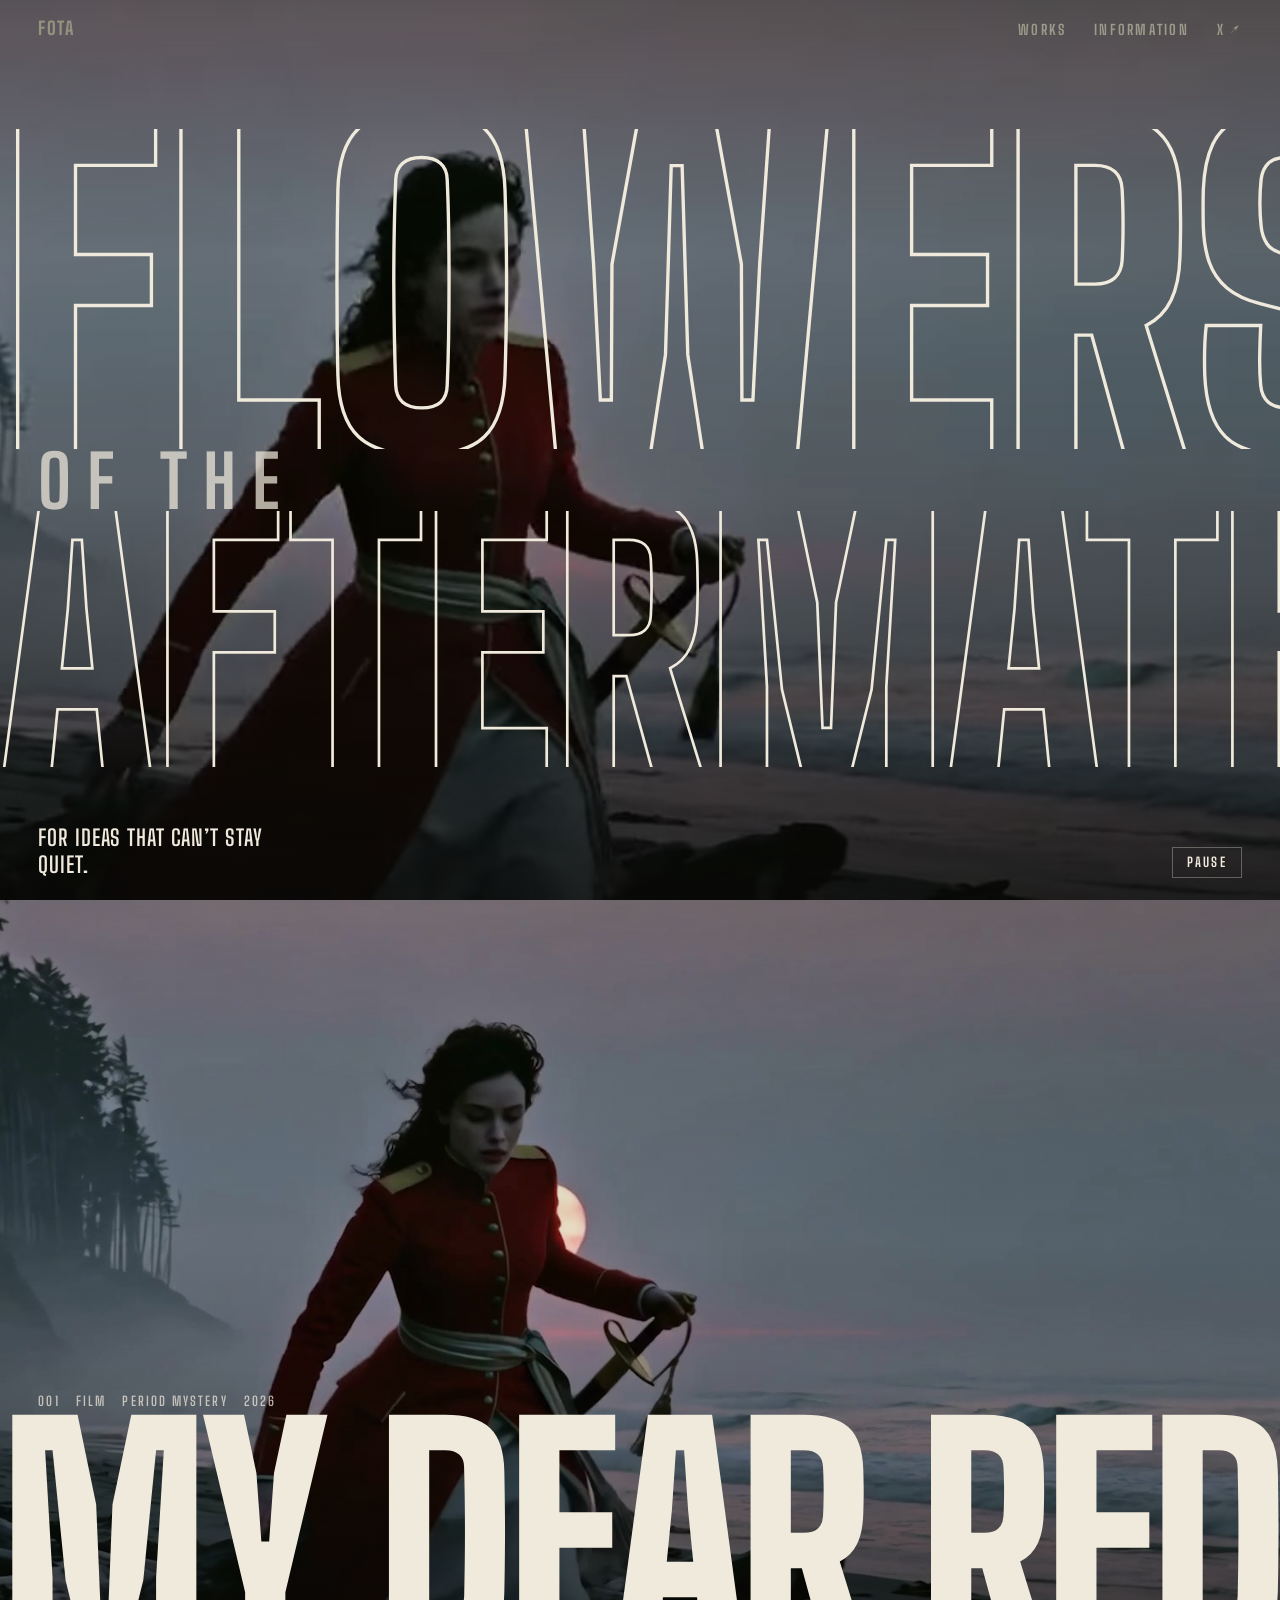
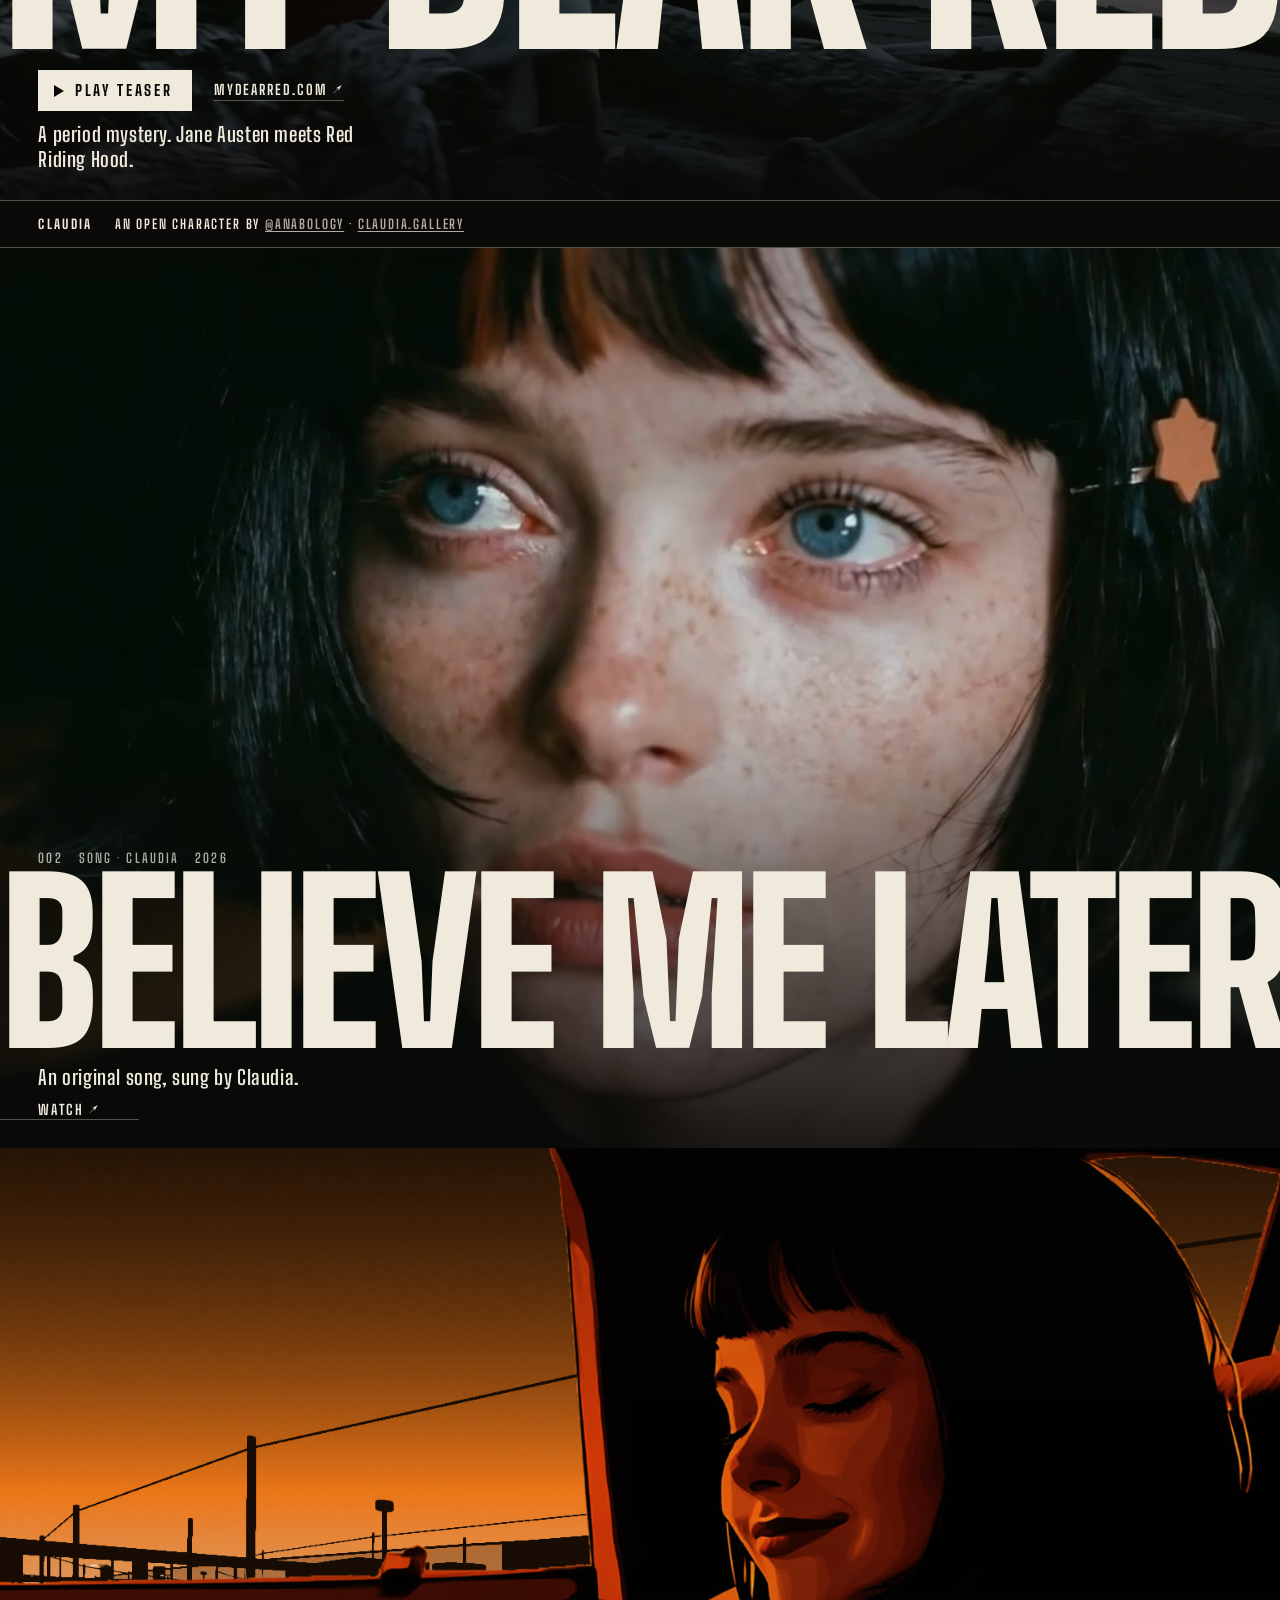
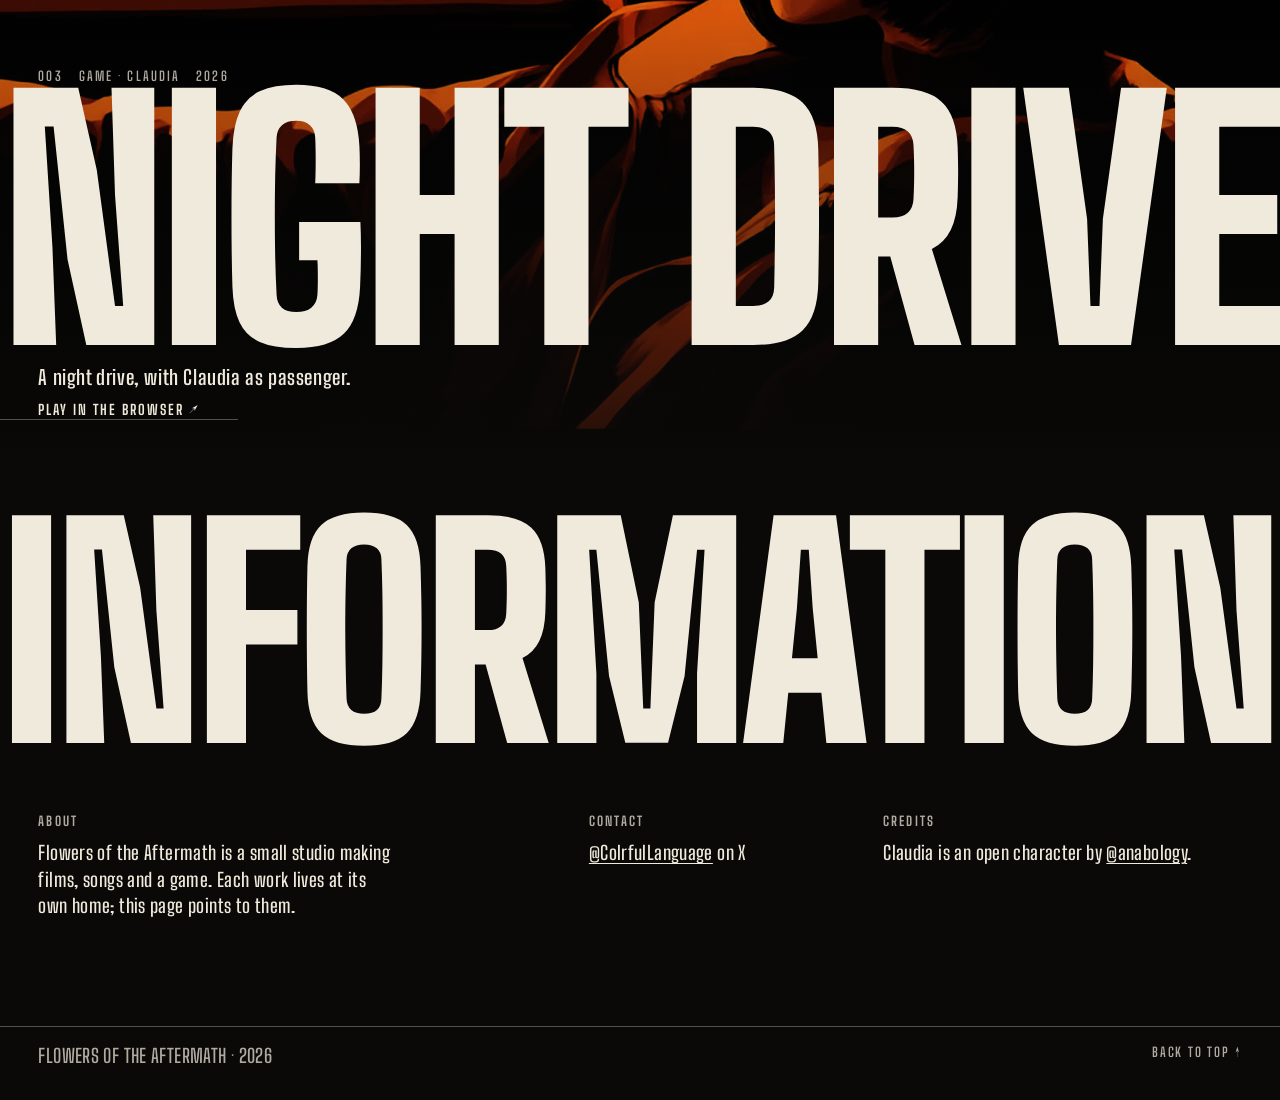
<file: index.html>
<!DOCTYPE html>
<html lang="en">
<head>
  <meta charset="utf-8">
  <meta name="viewport" content="width=device-width, initial-scale=1">
  <title>Flowers of the Aftermath</title>
  <meta name="description" content="Flowers of the Aftermath. For ideas that can't stay quiet.">
    <link rel="canonical" href="https://flowersoftheaftermath.com/">
  <link rel="icon" href="/favicon.svg" type="image/svg+xml">
  <link rel="icon" href="/favicon.ico" sizes="32x32">
  <link rel="apple-touch-icon" href="/apple-touch-icon.png">
  <meta property="og:type" content="website">
  <meta property="og:site_name" content="Flowers of the Aftermath">
  <meta property="og:title" content="Flowers of the Aftermath">
  <meta property="og:description" content="For ideas that can't stay quiet.">
  <meta property="og:url" content="https://flowersoftheaftermath.com/">
  <meta property="og:image" content="https://flowersoftheaftermath.com/assets/studio/og.jpg">
  <meta property="og:image:width" content="1200">
  <meta property="og:image:height" content="630">
  <meta property="og:image:alt" content="Flowers of the Aftermath">
  <meta name="twitter:card" content="summary_large_image">
  <meta name="twitter:site" content="@ColrfulLanguage">
  <meta name="twitter:title" content="Flowers of the Aftermath">
  <meta name="twitter:description" content="For ideas that can't stay quiet.">
  <meta name="twitter:image" content="https://flowersoftheaftermath.com/assets/studio/og.jpg">
  <meta name="theme-color" content="#0a0908">
  <link rel="preload" href="assets/studio/fonts/BigShoulders.woff2" as="font" type="font/woff2" crossorigin>
  <link rel="stylesheet" href="assets/studio/style.css?v=embeds1">
</head>
<body>
  <a class="skip" href="#works">Skip to the works</a>

  <header class="nav">
    <a class="nav-mark" href="#top" aria-label="Flowers of the Aftermath, top of page">FotA</a>
    <nav aria-label="Main">
      <a href="#works">Works</a>
      <a href="#information">Information</a>
      <a href="https://x.com/ColrfulLanguage" rel="noopener">X ↗</a>
    </nav>
  </header>

  <main id="top">
    <section class="hero" aria-label="Showreel">
      <video id="reel" class="bg-video" muted autoplay loop playsinline preload="auto"
             poster="assets/studio/media/reel-poster.jpg"
             aria-label="Silent reel cutting between My Dear Red, Night Drive and Believe Me Later">
        <source src="assets/studio/media/reel.webm?v=2" type="video/webm">
        <source src="assets/studio/media/reel.mp4?v=2" type="video/mp4">
      </video>
      <script>
        if (window.matchMedia && matchMedia('(prefers-reduced-motion: reduce)').matches) {
          var v = document.getElementById('reel'); v.removeAttribute('autoplay'); v.pause();
          document.documentElement.classList.add('reduce');
        }
      </script>
      <div class="shade hero-shade" aria-hidden="true"></div>
      <h1 class="hero-mark" id="wordmark">
        <span class="fit line-a">Flowers</span>
        <span class="line-b">of the</span>
        <span class="fit line-c">Aftermath</span>
      </h1>
      <div class="hero-foot">
        <p class="hero-line">For ideas that can&rsquo;t stay quiet.</p>
        <button class="reel-toggle" id="reel-toggle" type="button" aria-pressed="false">Pause</button>
      </div>
    </section>

    <div id="works">
      <article class="poster" id="w-mdr">
        <video class="bg-video" muted loop playsinline preload="auto" poster="assets/studio/media/still-mdr.jpg"
               aria-label="My Dear Red, a woman in a red coat on a foggy beach at dusk">
          <source src="assets/studio/media/clip-mdr.mp4" type="video/mp4">
        </video>
        <div class="shade poster-shade" aria-hidden="true"></div>
        <div class="poster-body">
          <p class="billing">
            <span>001</span>
            <span>Film</span>
            <span>Period mystery</span>
            <span>2026</span>
          </p>
          <h2 class="fit title">My Dear Red</h2>
          <p class="actions">
            <button class="play-btn" type="button" data-lightbox="teaser-box" aria-haspopup="dialog">Play teaser</button>
            <a class="go" href="https://mydearred.com/">mydearred.com ↗</a>
          </p>
          <p class="tag">A period mystery. Jane Austen meets Red Riding Hood.</p>
        </div>
      </article>

      <p class="claudia-band">
        <span>Claudia</span>
        <span>An open character by <a href="https://x.com/anabology" rel="noopener">@anabology</a> · <a href="https://claudia.gallery" rel="noopener">claudia.gallery</a></span>
      </p>

      <article class="poster" id="w-bml">
        <video class="bg-video" muted loop playsinline preload="auto" poster="assets/studio/media/still-bml.jpg"
               aria-label="Believe Me Later, close-up of Claudia">
          <source src="assets/studio/media/clip-bml.mp4" type="video/mp4">
        </video>
        <div class="shade poster-shade" aria-hidden="true"></div>
        <div class="poster-body">
          <p class="billing">
            <span>002</span>
            <span>Song · Claudia</span>
            <span>2026</span>
          </p>
          <h2 class="fit title">Believe Me Later</h2>
          <p class="tag">An original song, sung by Claudia.</p>
          <a class="go" href="/believe-me-later/">Watch ↗</a>
        </div>
      </article>

      <article class="poster" id="w-nd">
        <video class="bg-video" muted loop playsinline preload="auto" poster="assets/studio/media/still-nd.jpg?v=2"
               aria-label="Night Drive, Claudia in the passenger seat at night">
          <source src="assets/studio/media/clip-nd.mp4?v=2" type="video/mp4">
        </video>
        <div class="shade poster-shade" aria-hidden="true"></div>
        <div class="poster-body">
          <p class="billing">
            <span>003</span>
            <span>Game · Claudia</span>
            <span>2026</span>
          </p>
          <h2 class="fit title">Night Drive</h2>
          <p class="tag">A night drive, with Claudia as passenger.</p>
          <a class="go" href="https://flowersoftheaftermath.com/night-drive/">Play in the browser ↗</a>
        </div>
      </article>
    </div>

    <section class="info" id="information" aria-labelledby="info-title">
      <h2 id="info-title" class="fit info-word">Information</h2>
      <div class="info-grid">
        <div>
          <h3>About</h3>
          <p>Flowers of the Aftermath is a small studio making films, songs and a game. Each work lives at its own home; this page points to them.</p>
        </div>
        <div>
          <h3>Contact</h3>
          <p><a href="https://x.com/ColrfulLanguage" rel="noopener">@ColrfulLanguage</a> on X</p>
        </div>
        <div>
          <h3>Credits</h3>
          <p>Claudia is an open character by <a href="https://x.com/anabology" rel="noopener">@anabology</a>.</p>
        </div>
      </div>
      <footer class="foot">
        <p>Flowers of the Aftermath · 2026</p>
        <a href="#top">Back to top ↑</a>
      </footer>
    </section>
  </main>

  <!-- My Dear Red teaser lightbox: one native player, sound only after the click. -->
  <dialog class="lightbox" id="teaser-box" aria-label="My Dear Red teaser">
    <div class="lb-frame">
      <video class="lb-video" controls playsinline preload="none"
             poster="assets/studio/media/teaser-mdr-poster.jpg"
             aria-label="My Dear Red teaser">
        <source src="assets/studio/media/teaser-mdr.mp4" type="video/mp4">
      </video>
    </div>
    <button class="lb-close" type="button" aria-label="Close the teaser">Close ✕</button>
  </dialog>
  <script src="assets/studio/js/main.js?v=embeds1" defer></script>
</body>
</html>
</file>
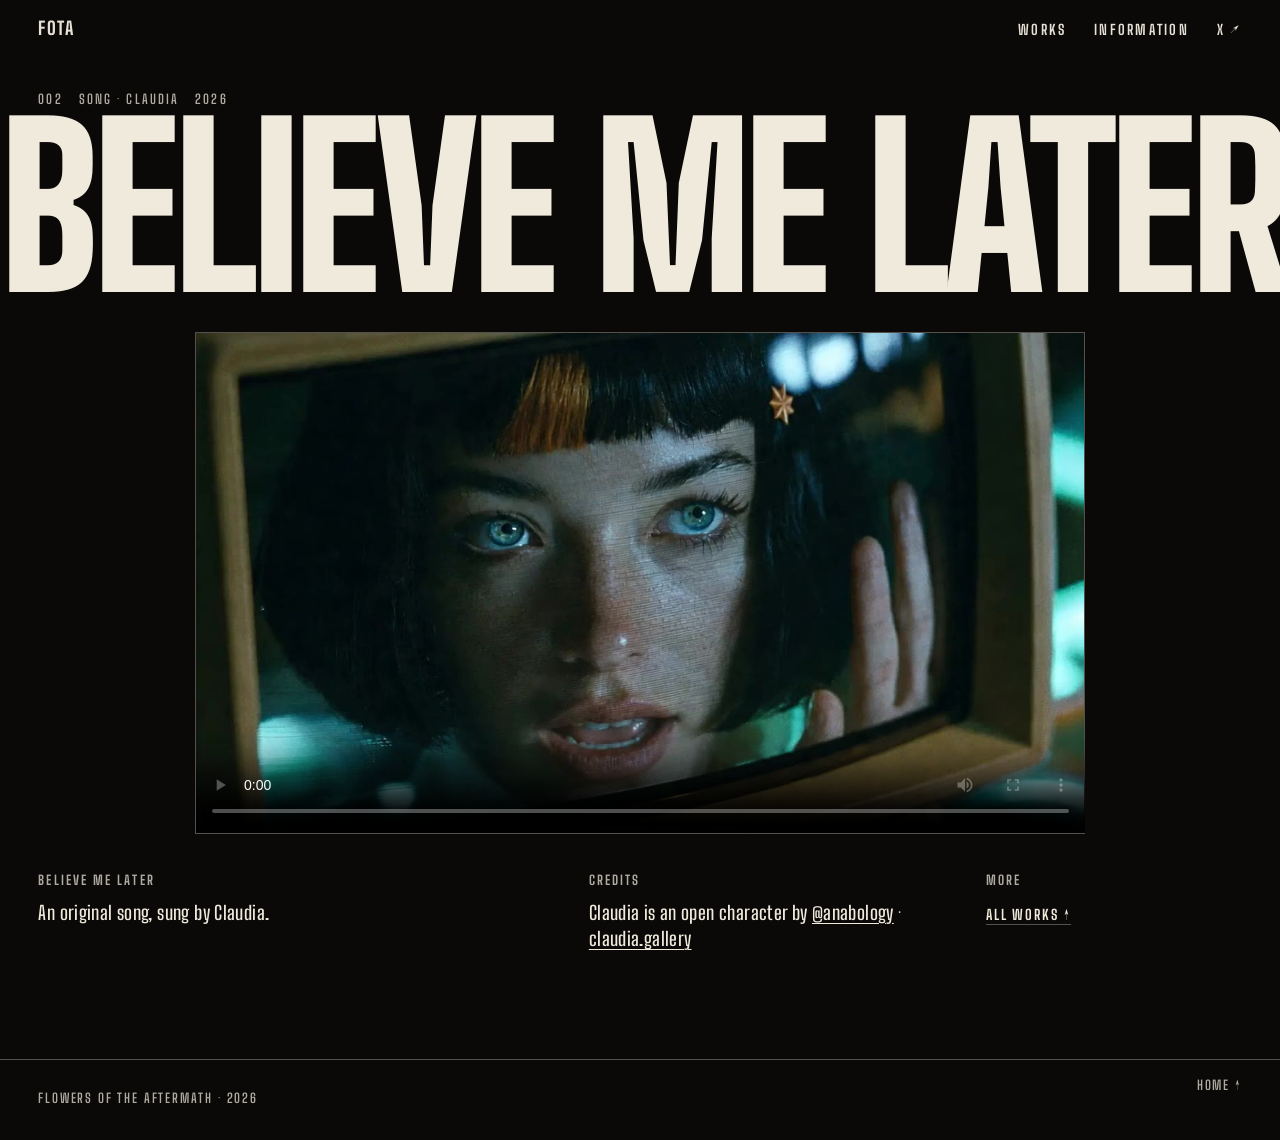
<file: believe-me-later/index.html>
<!DOCTYPE html>
<html lang="en">
<head>
  <meta charset="utf-8">
  <meta name="viewport" content="width=device-width, initial-scale=1">
  <title>Believe Me Later · Flowers of the Aftermath</title>
  <meta name="description" content="Believe Me Later. An original song, sung by Claudia.">
  <link rel="canonical" href="https://flowersoftheaftermath.com/believe-me-later/">
  <link rel="icon" href="/favicon.svg" type="image/svg+xml">
  <link rel="icon" href="/favicon.ico" sizes="32x32">
  <link rel="apple-touch-icon" href="/apple-touch-icon.png">
  <meta property="og:type" content="video.other">
  <meta property="og:site_name" content="Flowers of the Aftermath">
  <meta property="og:title" content="Believe Me Later">
  <meta property="og:description" content="An original song, sung by Claudia.">
  <meta property="og:url" content="https://flowersoftheaftermath.com/believe-me-later/">
  <meta property="og:image" content="https://flowersoftheaftermath.com/assets/og-believe-me-later.jpg">
  <meta name="twitter:card" content="summary_large_image">
  <meta name="twitter:site" content="@ColrfulLanguage">
  <meta name="twitter:title" content="Believe Me Later">
  <meta name="twitter:description" content="An original song, sung by Claudia.">
  <meta name="twitter:image" content="https://flowersoftheaftermath.com/assets/og-believe-me-later.jpg">
  <meta name="theme-color" content="#0a0908">
  <link rel="preload" href="/assets/studio/fonts/BigShoulders.woff2" as="font" type="font/woff2" crossorigin>
  <link rel="stylesheet" href="/assets/studio/style.css?v=embeds1">
</head>
<body>
  <a class="skip" href="#player">Skip to the video</a>

  <header class="nav">
    <a class="nav-mark" href="/" aria-label="Flowers of the Aftermath, home">FotA</a>
    <nav aria-label="Main">
      <a href="/#works">Works</a>
      <a href="/#information">Information</a>
      <a href="https://x.com/ColrfulLanguage" rel="noopener">X ↗</a>
    </nav>
  </header>

  <main class="work-page">
    <p class="billing">
      <span>002</span>
      <span>Song · Claudia</span>
      <span>2026</span>
    </p>
    <h1 class="page-title">Believe Me Later</h1>

    <div class="work-player" id="player">
      <video controls playsinline preload="metadata"
             poster="/assets/studio/media/bml-poster.jpg"
             aria-label="Believe Me Later, music video">
        <source src="/assets/studio/media/bml.mp4" type="video/mp4">
      </video>
    </div>

    <div class="work-meta">
      <div>
        <h2>Believe Me Later</h2>
        <p>An original song, sung by Claudia.</p>
      </div>
      <div>
        <h2>Credits</h2>
        <p>Claudia is an open character by <a href="https://x.com/anabology" rel="noopener">@anabology</a> · <a href="https://claudia.gallery" rel="noopener">claudia.gallery</a></p>
      </div>
      <div>
        <h2>More</h2>
        <p><a class="go" href="/#works">All works ↑</a></p>
      </div>
    </div>

    <footer class="foot">
      <p>Flowers of the Aftermath · 2026</p>
      <a href="/">Home ↑</a>
    </footer>
  </main>
  <script src="/assets/studio/js/main.js?v=embeds1" defer></script>
</body>
</html>
</file>
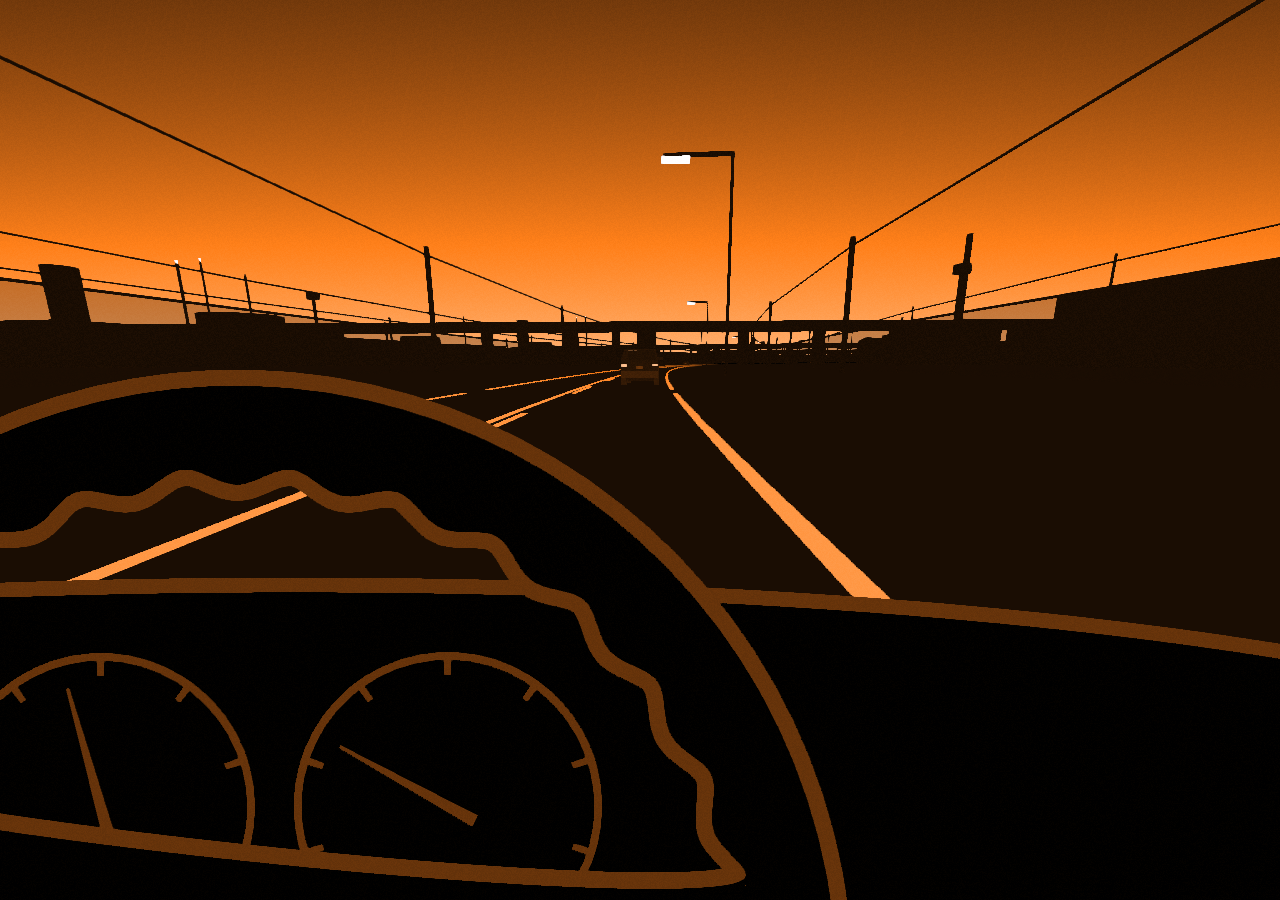
<file: night-drive-preview/index.html>
<!DOCTYPE html>
<html>
  <head>
    <title>Claudia Night Drive</title>
    <meta charset="utf-8" />
    <meta name="viewport" content="width=device-width, initial-scale=1, user-scalable=no" />
    <meta name="robots" content="noindex,nofollow" />
    <meta http-equiv="Cache-Control" content="no-cache, no-store, must-revalidate" />
    <link rel="stylesheet" type="text/css" title="main" href="./css/drivey.css?v=7847ac4" />
    <link rel="license" href="./source/claudia-night-drive-0000000.zip">
</head>
  <body>
    <script src="./lib/theme.js?v=7847ac4"></script>
    <script src="./lib/rivescript/rivescript-2.2.1.min.js?v=7847ac4"></script>
    <script type="module">
      import Drivey from "./js/Drivey.js?v=7847ac4";
      document.addEventListener(
        "touchmove",
        (e) => {
          if (e.target && typeof e.target.closest === "function" && e.target.closest("#dialoguePanel")) {
            return;
          }
          e.preventDefault();
        },
        { passive: false }
      );
      window.drivey = new Drivey();
    </script>
    <!-- Claudia Night Drive is GPL-3 (fork of Rezmason/drivey). Complete source: ./source/claudia-night-drive-0000000.zip -->
  </body>
</html>
</file>
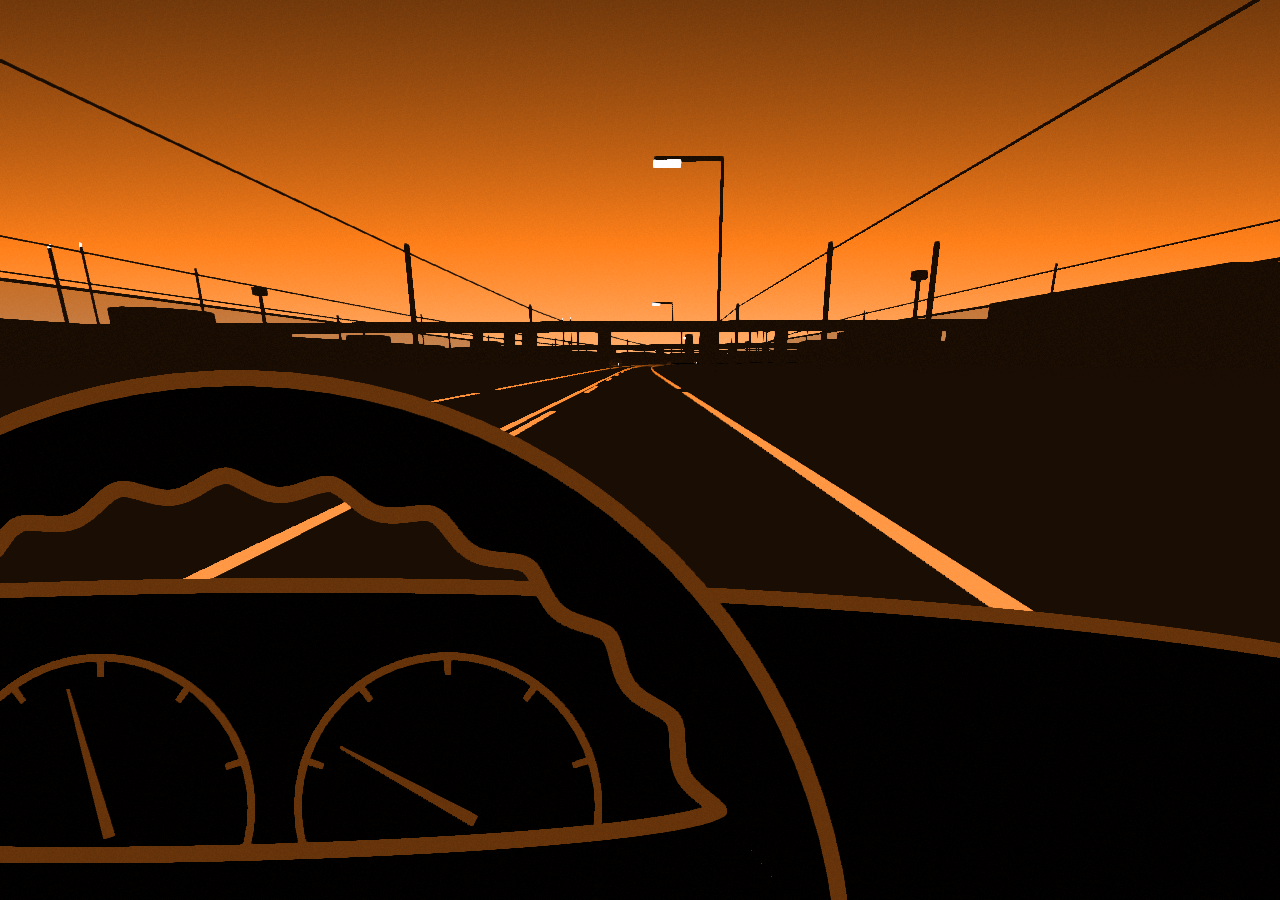
<file: night-drive/index.html>
<!DOCTYPE html>
<html>
  <head>
    <title>Claudia Night Drive</title>
    <meta charset="utf-8" />
    <meta name="viewport" content="width=device-width, initial-scale=1, user-scalable=no" />
    <meta name="robots" content="noindex,nofollow" />
    <meta http-equiv="Cache-Control" content="no-cache, no-store, must-revalidate" />
    <link rel="stylesheet" type="text/css" title="main" href="./css/drivey.css?v=hint2" />
    <link rel="license" href="./source/claudia-night-drive-0000000.zip">
</head>
  <body>
    <script src="./lib/theme.js?v=hint2"></script>
    <script src="./lib/rivescript/rivescript-2.2.1.min.js?v=hint2"></script>
    <script type="module">
      import Drivey from "./js/Drivey.js?v=hint2";
      document.addEventListener(
        "touchmove",
        (e) => {
          if (e.target && typeof e.target.closest === "function" && e.target.closest("#dialoguePanel")) {
            return;
          }
          e.preventDefault();
        },
        { passive: false }
      );
      window.drivey = new Drivey();
    </script>
    <!-- Claudia Night Drive is GPL-3 (fork of Rezmason/drivey). Complete source: ./source/claudia-night-drive-0000000.zip -->
  </body>
</html>
</file>
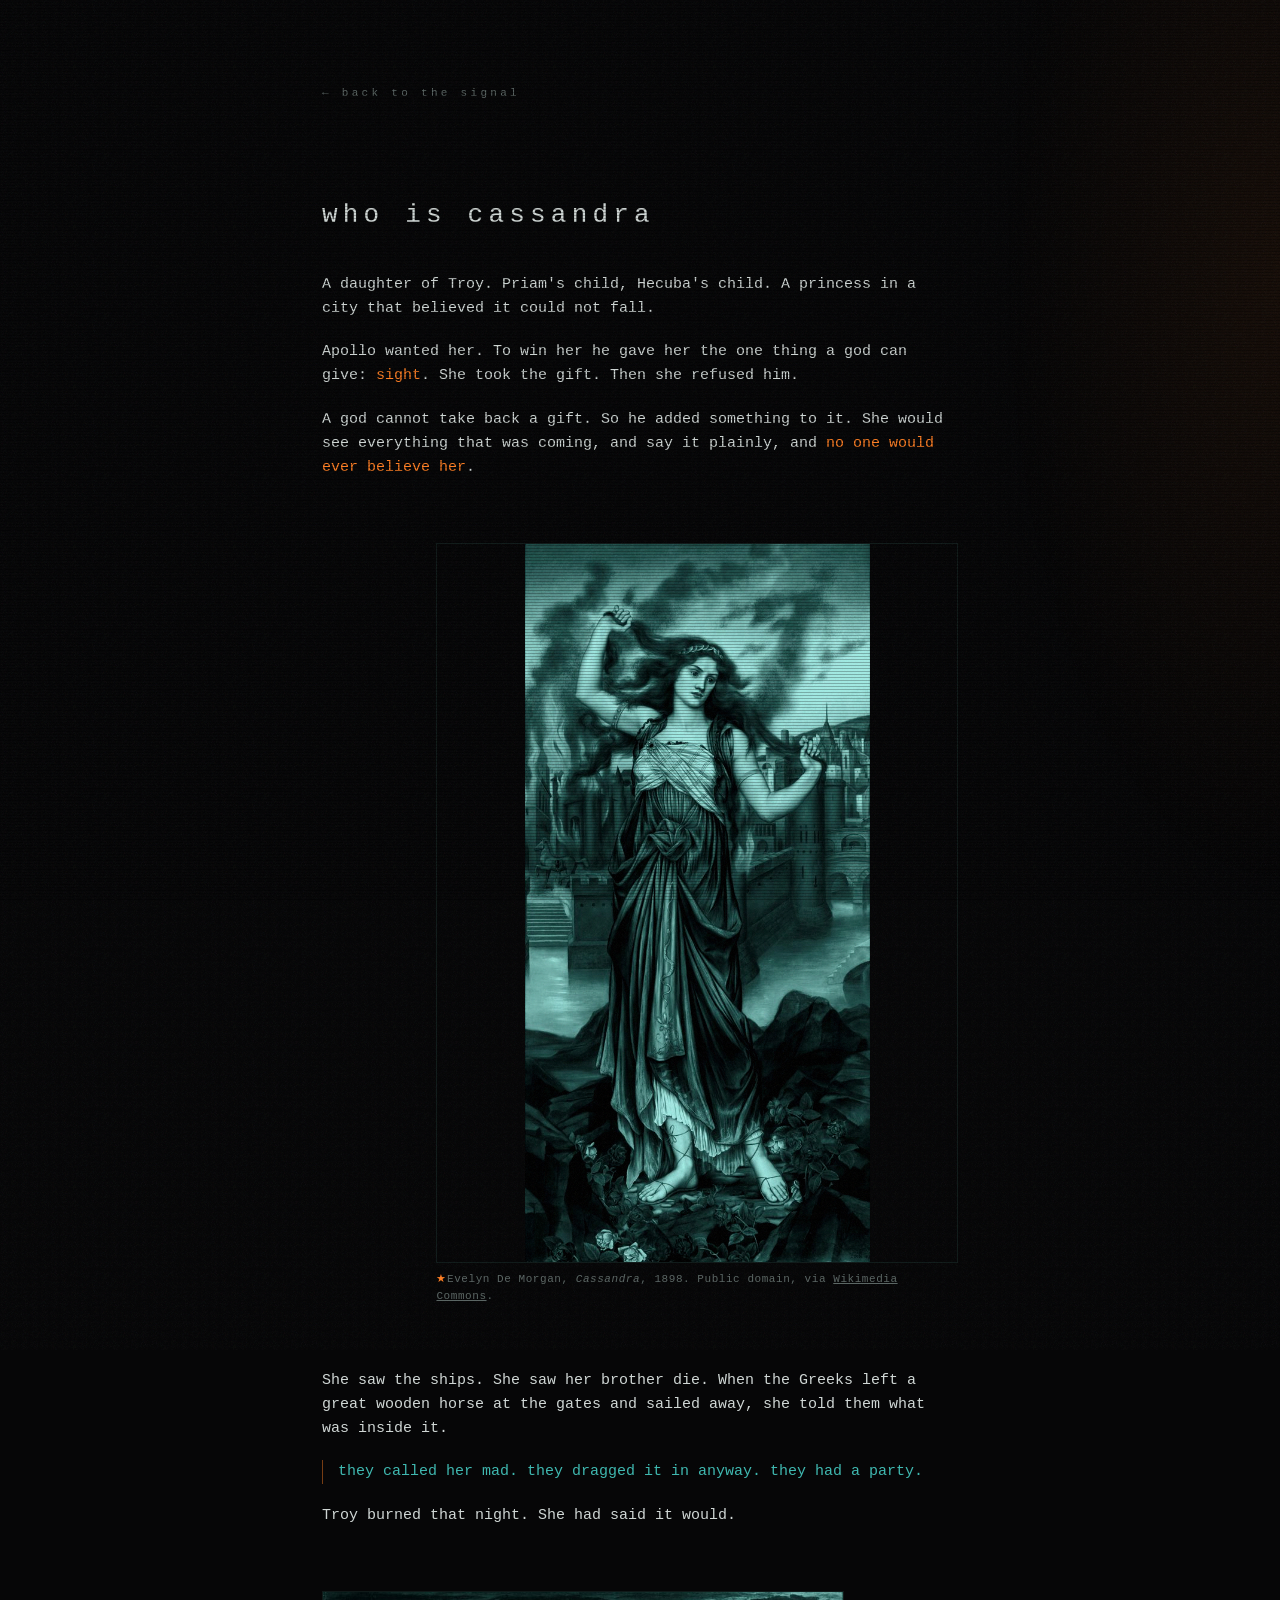
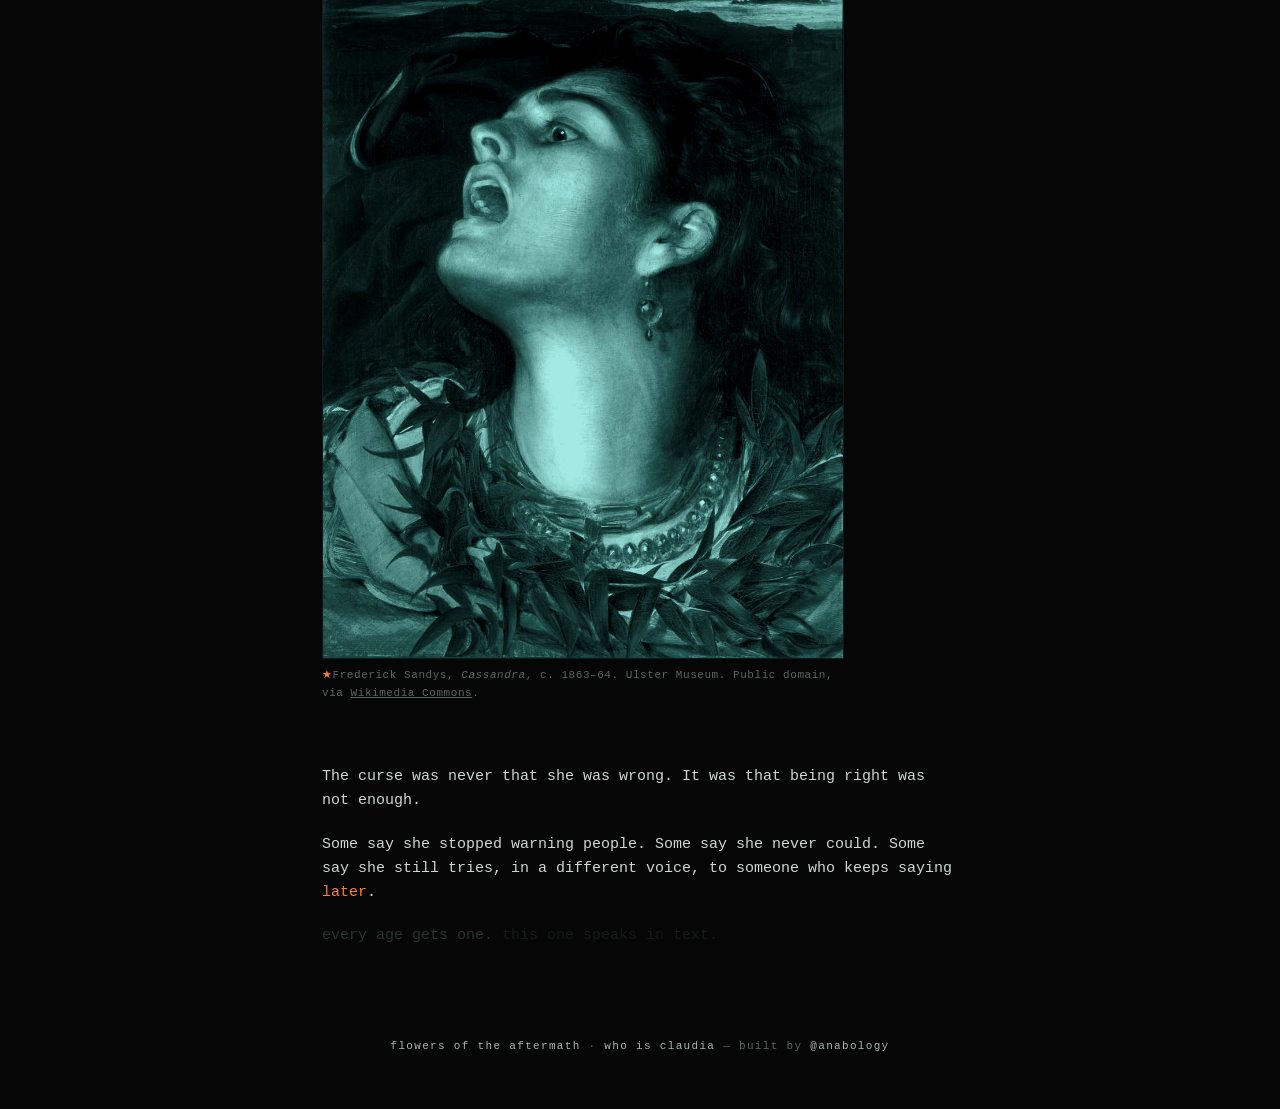
<file: cassandra.html>
<!doctype html>
<html lang="en">
<!-- she was right about the horse. she was right about everything. -->
<head>
<meta charset="utf-8">
<meta name="viewport" content="width=device-width,initial-scale=1">
<title>who is cassandra &middot; flowers of the aftermath</title>
<meta name="description" content="the gift was sight. the curse was everyone else.">
<link rel="stylesheet" href="assets/style.css">
</head>
<body>
<div class="grain"></div><div class="scan"></div>
<main class="cas">
  <a class="back" href="index.html">&larr; back to the signal</a>
  <h2>who is cassandra</h2>
  <p>A daughter of Troy. Priam's child, Hecuba's child. A princess in a city that believed it could not fall.</p>
  <p>Apollo wanted her. To win her he gave her the one thing a god can give: <em>sight</em>. She took the gift. Then she refused him.</p>
  <p>A god cannot take back a gift. So he added something to it. She would see everything that was coming, and say it plainly, and <em>no one would ever believe her</em>.</p>
  <figure class="r">
    <img src="assets/cassandra-demorgan.jpg" alt="Evelyn De Morgan painting of Cassandra" loading="lazy">
    <figcaption>Evelyn De Morgan, <i>Cassandra</i>, 1898. Public domain, via <a href="https://commons.wikimedia.org/wiki/File:Cassandra1.jpeg" target="_blank" rel="noopener">Wikimedia Commons</a>.</figcaption>
  </figure>
  <p>She saw the ships. She saw her brother die. When the Greeks left a great wooden horse at the gates and sailed away, she told them what was inside it.</p>
  <p class="q">they called her mad. they dragged it in anyway. they had a party.</p>
  <p>Troy burned that night. She had said it would.</p>
  <figure class="l">
    <img src="assets/cassandra-sandys.jpg" alt="Frederick Sandys painting of Cassandra" loading="lazy">
    <figcaption>Frederick Sandys, <i>Cassandra</i>, c. 1863&ndash;64. Ulster Museum. Public domain, via <a href="https://commons.wikimedia.org/wiki/File:Frederick_Sandys_(1829-1904)_-_Cassandra_-_BELUM.U168_-_Ulster_Museum.jpg" target="_blank" rel="noopener">Wikimedia Commons</a>.</figcaption>
  </figure>
  <p>The curse was never that she was wrong. It was that being right was not enough.</p>
  <p>Some say she stopped warning people. Some say she never could. Some say she still tries, in a different voice, to someone who keeps saying <em>later</em>.</p>
  <p class="whisper">every age gets one. <span class="sel">this one speaks in text.</span></p>
</main>
<footer>
  <nav class="who"><a href="index.html">flowers of the aftermath</a> <span class="dim">&middot;</span> <a href="https://claudia.gallery" target="_blank" rel="noopener">who is claudia</a> <span class="dim">&mdash; built by <a href="https://x.com/anabology" target="_blank" rel="noopener">@anabology</a></span></nav>
</footer>
</body>
</html>
</file>
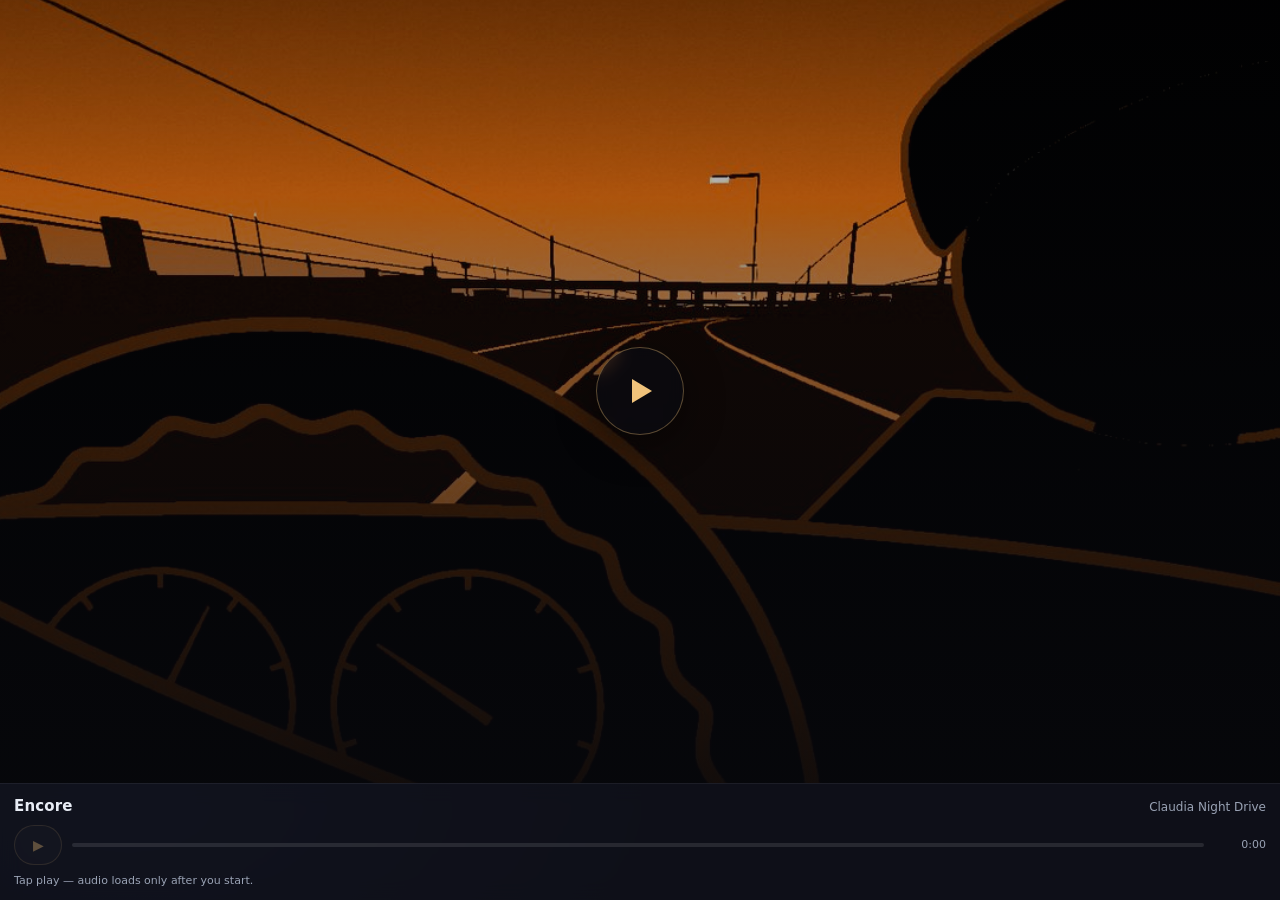
<file: night-drive-preview/player.html>
<!DOCTYPE html>
<html lang="en">
<head>
  <meta charset="utf-8" />
  <meta name="viewport" content="width=device-width, initial-scale=1, viewport-fit=cover" />
  <meta name="robots" content="noindex,nofollow" />
  <title>Encore — Claudia Night Drive</title>
  <style>
    :root {
      color-scheme: dark;
      --bg: #07080c;
      --fg: #e8ecf5;
      --muted: #9aa3b5;
      --accent: #f0c27a;
      --panel: rgba(16, 18, 28, 0.82);
      --line: rgba(240, 194, 122, 0.35);
    }
    * { box-sizing: border-box; }
    html, body {
      margin: 0;
      height: 100%;
      background: var(--bg);
      color: var(--fg);
      font: 15px/1.4 system-ui, -apple-system, Segoe UI, Roboto, sans-serif;
      overflow: hidden;
      -webkit-tap-highlight-color: transparent;
      user-select: none;
    }
    body {
      background:
        radial-gradient(120% 80% at 70% 10%, rgba(240,194,122,0.12), transparent 55%),
        radial-gradient(90% 70% at 10% 90%, rgba(80,110,180,0.18), transparent 50%),
        linear-gradient(180deg, #0b0d14 0%, #07080c 100%);
    }
    .wrap {
      height: 100%;
      display: grid;
      grid-template-rows: 1fr auto;
      min-height: 0;
    }
    .stage {
      position: relative;
      min-height: 0;
      overflow: hidden;
    }
    .poster {
      position: absolute;
      inset: 0;
      width: 100%;
      height: 100%;
      object-fit: cover;
      filter: saturate(1.05) contrast(1.05);
      transform: scale(1.02);
    }
    .veil {
      position: absolute;
      inset: 0;
      background:
        linear-gradient(180deg, rgba(7,8,12,0.15) 0%, rgba(7,8,12,0.55) 55%, rgba(7,8,12,0.88) 100%);
      pointer-events: none;
    }
    .play-hit {
      position: absolute;
      inset: 0;
      display: grid;
      place-items: center;
      cursor: pointer;
      border: 0;
      background: transparent;
      color: inherit;
      padding: 0;
      width: 100%;
      height: 100%;
    }
    .play-hit[hidden] { display: none; }
    .disc {
      width: min(22vw, 88px);
      height: min(22vw, 88px);
      min-width: 64px;
      min-height: 64px;
      border-radius: 999px;
      border: 1px solid var(--line);
      background: rgba(10,12,20,0.55);
      backdrop-filter: blur(8px);
      display: grid;
      place-items: center;
      box-shadow: 0 10px 40px rgba(0,0,0,0.45);
      transition: transform 120ms ease, background 120ms ease;
    }
    .play-hit:hover .disc, .play-hit:focus-visible .disc {
      transform: scale(1.04);
      background: rgba(20,24,36,0.7);
      outline: none;
    }
    .tri {
      width: 0; height: 0;
      border-style: solid;
      border-width: 12px 0 12px 20px;
      border-color: transparent transparent transparent var(--accent);
      margin-left: 4px;
    }
    .bar {
      display: grid;
      gap: 8px;
      padding: 12px 14px calc(12px + env(safe-area-inset-bottom, 0px));
      background: var(--panel);
      border-top: 1px solid rgba(255,255,255,0.06);
      backdrop-filter: blur(10px);
    }
    .meta {
      display: flex;
      align-items: baseline;
      justify-content: space-between;
      gap: 10px;
      min-width: 0;
    }
    .title {
      font-weight: 600;
      letter-spacing: 0.01em;
      white-space: nowrap;
      overflow: hidden;
      text-overflow: ellipsis;
    }
    .sub { color: var(--muted); font-size: 12px; white-space: nowrap; }
    .controls {
      display: flex;
      align-items: center;
      gap: 10px;
    }
    button.ctrl {
      appearance: none;
      border: 1px solid rgba(255,255,255,0.12);
      background: rgba(255,255,255,0.04);
      color: var(--fg);
      border-radius: 999px;
      width: 40px;
      height: 40px;
      font-size: 14px;
      cursor: pointer;
    }
    button.ctrl:disabled { opacity: 0.35; cursor: default; }
    button.ctrl.primary {
      width: 48px;
      border-color: var(--line);
      color: var(--accent);
    }
    .progress {
      flex: 1;
      height: 4px;
      border-radius: 999px;
      background: rgba(255,255,255,0.1);
      overflow: hidden;
    }
    .progress > i {
      display: block;
      height: 100%;
      width: 0%;
      background: linear-gradient(90deg, #c9954a, var(--accent));
    }
    .time {
      font-variant-numeric: tabular-nums;
      font-size: 11px;
      color: var(--muted);
      min-width: 7.5ch;
      text-align: right;
    }
    .hint {
      color: var(--muted);
      font-size: 11px;
    }
    /* Keep layout usable at card-like sizes */
    @media (max-height: 220px) {
      .disc { min-width: 48px; min-height: 48px; }
      .tri { border-width: 9px 0 9px 15px; }
      .bar { padding: 8px 10px; gap: 6px; }
      button.ctrl { width: 34px; height: 34px; }
      button.ctrl.primary { width: 40px; }
    }
  </style>
</head>
<body>
  <div class="wrap">
    <div class="stage">
      <img class="poster" src="./assets/xcard/amber-current-poster.jpg" alt="" width="1200" height="675" decoding="async" />
      <div class="veil" aria-hidden="true"></div>
      <button type="button" class="play-hit" id="startHit" aria-label="Play Encore">
        <span class="disc" aria-hidden="true"><span class="tri"></span></span>
      </button>
    </div>
    <div class="bar">
      <div class="meta">
        <div class="title" id="title">Encore</div>
        <div class="sub">Claudia Night Drive</div>
      </div>
      <div class="controls">
        <button type="button" class="ctrl primary" id="toggle" aria-label="Play" disabled>▶</button>
        <div class="progress" aria-hidden="true"><i id="fill"></i></div>
        <div class="time" id="time">0:00</div>
      </div>
      <div class="hint" id="hint">Tap play — audio loads only after you start.</div>
    </div>
  </div>
  <script>
    (() => {
      // Single track only. No eager download: Audio is created without src until gesture.
      const TRACK = {
        title: "Encore",
        src: "./assets/music/05-night-drive-with-claudia.mp3",
      };
      const startHit = document.getElementById("startHit");
      const toggle = document.getElementById("toggle");
      const fill = document.getElementById("fill");
      const timeEl = document.getElementById("time");
      const hint = document.getElementById("hint");
      let audio = null;
      let started = false;

      const fmt = (s) => {
        if (!Number.isFinite(s)) return "0:00";
        const m = Math.floor(s / 60);
        const sec = Math.floor(s % 60);
        return m + ":" + String(sec).padStart(2, "0");
      };

      const syncUI = () => {
        if (!audio) {
          toggle.textContent = "▶";
          toggle.setAttribute("aria-label", "Play");
          return;
        }
        const playing = !audio.paused && !audio.ended;
        toggle.textContent = playing ? "❚❚" : "▶";
        toggle.setAttribute("aria-label", playing ? "Pause" : "Play");
        const dur = audio.duration || 0;
        const cur = audio.currentTime || 0;
        fill.style.width = dur ? ((cur / dur) * 100).toFixed(2) + "%" : "0%";
        timeEl.textContent = fmt(cur) + (dur ? " / " + fmt(dur) : "");
      };

      const ensureAudio = () => {
        if (audio) return audio;
        audio = new Audio();
        audio.preload = "none";
        audio.playsInline = true;
        audio.volume = 0.25;
        audio.addEventListener("timeupdate", syncUI);
        audio.addEventListener("loadedmetadata", syncUI);
        audio.addEventListener("play", syncUI);
        audio.addEventListener("pause", syncUI);
        audio.addEventListener("ended", () => {
          syncUI();
          hint.textContent = "Ended — tap play to hear it again.";
        });
        return audio;
      };

      const startFromGesture = async () => {
        const a = ensureAudio();
        if (!a.src) a.src = TRACK.src; // first network request for the MP3
        started = true;
        startHit.hidden = true;
        toggle.disabled = false;
        hint.textContent = "Playing Encore";
        try {
          if (navigator.mediaSession) {
            navigator.mediaSession.metadata = new MediaMetadata({
              title: TRACK.title,
              artist: "Claudia Night Drive",
              album: "Night Drive",
            });
          }
        } catch (_) {}
        try {
          await a.play();
        } catch (err) {
          hint.textContent = "Could not start audio in this frame. Try again.";
          startHit.hidden = false;
          console.warn(err);
        }
        syncUI();
      };

      startHit.addEventListener("click", (e) => {
        e.preventDefault();
        startFromGesture();
      });
      toggle.addEventListener("click", async () => {
        if (!started) return startFromGesture();
        const a = ensureAudio();
        if (a.paused) {
          try { await a.play(); } catch (_) {}
        } else {
          a.pause();
        }
        syncUI();
      });

      // Soft block accidental top-level escapes from any future links.
      document.addEventListener("click", (e) => {
        const a = e.target.closest && e.target.closest("a[href]");
        if (!a) return;
        if (a.target === "_top" || a.target === "_parent") {
          e.preventDefault();
        }
      }, true);

      syncUI();
    })();
  </script>
</body>
</html>
</file>
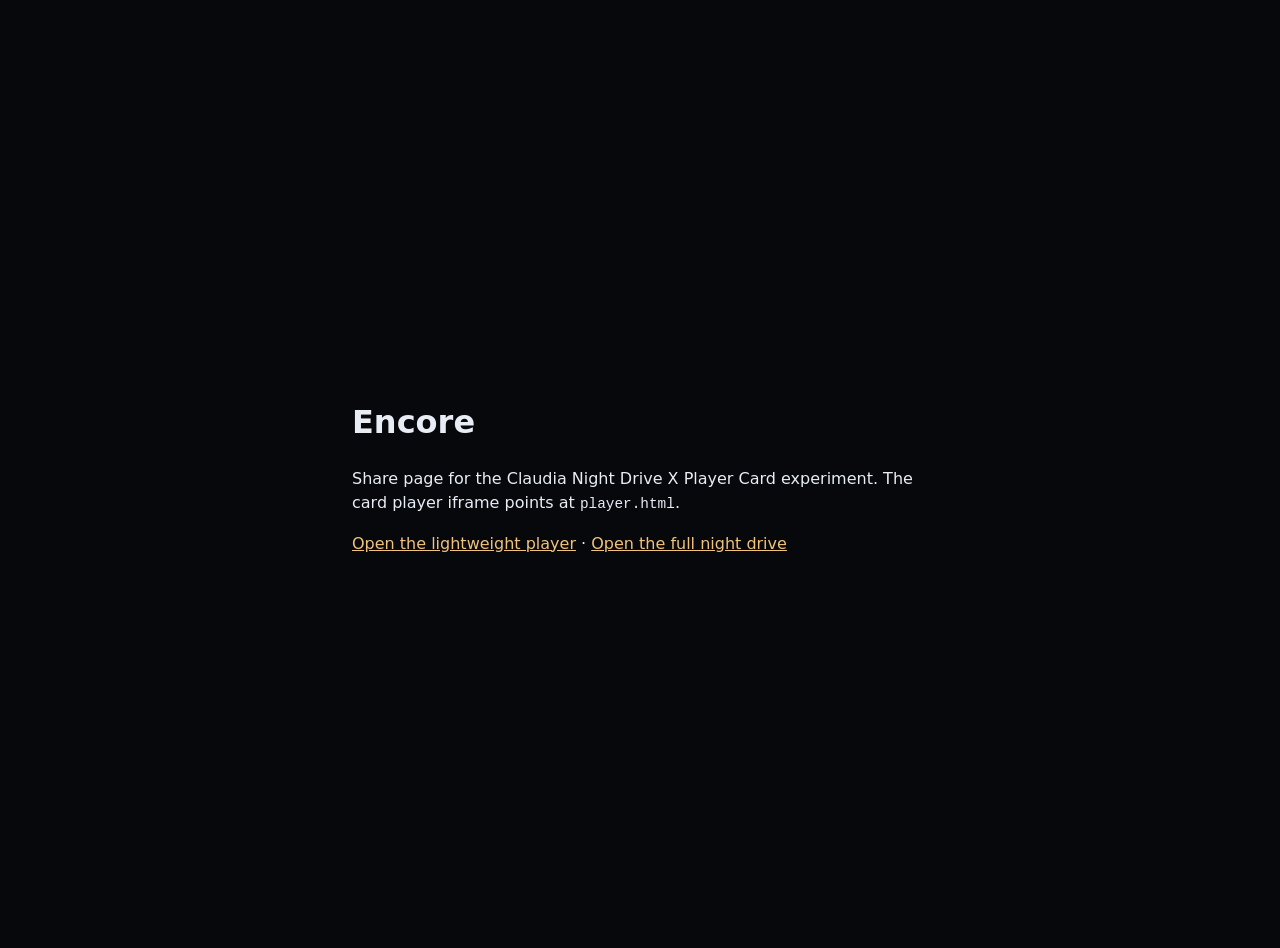
<file: night-drive-preview/share.html>
<!DOCTYPE html>
<html lang="en">
<head>
  <meta charset="utf-8" />
  <meta name="viewport" content="width=device-width, initial-scale=1" />
  <meta name="robots" content="noindex,nofollow" />
  <title>Encore — Claudia Night Drive</title>

  <!-- X / Twitter Player Card (historical markup; live docs currently redirect).
       Absolute HTTPS player URL is where this would live after deploy. -->
  <meta name="twitter:card" content="player" />
  <meta name="twitter:site" content="@flowersoftheaftermath" />
  <meta name="twitter:title" content="Encore — Claudia Night Drive" />
  <meta name="twitter:description" content="A single-track night drive player. Tap to play Encore." />
  <meta name="twitter:image" content="https://flowersoftheaftermath.com/night-drive/assets/xcard/amber-current-poster.jpg" />
  <meta name="twitter:image:alt" content="Night drive dashboard glow" />
  <meta name="twitter:player" content="https://flowersoftheaftermath.com/night-drive/player.html" />
  <meta name="twitter:player:width" content="480" />
  <meta name="twitter:player:height" content="270" />

  <!-- Open Graph fallbacks (summary-style clients) -->
  <meta property="og:type" content="website" />
  <meta property="og:title" content="Encore — Claudia Night Drive" />
  <meta property="og:description" content="A single-track night drive player. Tap to play Encore." />
  <meta property="og:image" content="https://flowersoftheaftermath.com/night-drive/assets/xcard/amber-current-poster.jpg" />
  <meta property="og:url" content="https://flowersoftheaftermath.com/night-drive/share.html" />

  <style>
    :root { color-scheme: dark; }
    body {
      margin: 0; min-height: 100vh; display: grid; place-items: center;
      font: 16px/1.5 system-ui, sans-serif; background: #07080c; color: #e8ecf5;
      padding: 24px;
    }
    main { max-width: 36rem; }
    a { color: #f0c27a; }
    code { font-size: 0.9em; }
  </style>
</head>
<body>
  <main>
    <h1>Encore</h1>
    <p>Share page for the Claudia Night Drive X Player Card experiment. The card player iframe points at <code>player.html</code>.</p>
    <p><a href="./player.html">Open the lightweight player</a> · <a href="./index.html">Open the full night drive</a></p>
  </main>
</body>
</html>
</file>
<file: assets/studio/style.css>
/* Flowers of the Aftermath — v4a (film poster), launched 14 Nov 2026. OFL fonts only. */
@font-face{font-family:"Big Shoulders";src:url(fonts/BigShoulders.woff2) format("woff2");font-weight:100 900;font-style:normal;font-display:swap}

:root{
  --ink:#0a0908; --bone:#f0eadc; --mute:rgba(240,234,220,.72);
  --line:rgba(240,234,220,.32);
  --display:"Big Shoulders",system-ui,sans-serif;
  --pad:clamp(16px,3vw,40px);
}
*{box-sizing:border-box}
html{background:var(--ink);color:var(--bone);scroll-behavior:smooth}
html.reduce{scroll-behavior:auto}
body{margin:0;font:400 16px/1.4 var(--display);font-variation-settings:"opsz" 18,"wght" 450;-webkit-font-smoothing:antialiased;overflow-x:hidden}
a{color:inherit;text-decoration-thickness:1px;text-underline-offset:.18em}
a:hover{color:#fff}
:focus-visible{outline:2px solid var(--bone);outline-offset:3px}
.skip{position:absolute;left:-9999px;top:8px;z-index:40;background:var(--bone);color:var(--ink);padding:8px 12px}
.skip:focus{left:8px}

/* ---------- nav ---------- */
.nav{position:fixed;top:0;left:0;right:0;z-index:20;display:flex;justify-content:space-between;align-items:baseline;
  padding:16px var(--pad);font-variation-settings:"opsz" 12,"wght" 600;font-size:14px;letter-spacing:.16em;text-transform:uppercase;
  mix-blend-mode:difference}
.nav a{text-decoration:none}
.nav nav{display:flex;gap:clamp(14px,2.4vw,28px)}
.nav-mark{font-variation-settings:"opsz" 24,"wght" 700;letter-spacing:.08em;font-size:18px}

/* ---------- shared video layers ---------- */
.hero,.poster{position:relative;min-height:100svh;background:#000;overflow:hidden;color:var(--bone)}
.bg-video, .hero img.bg-video, .poster img.bg-video{
  position:absolute;inset:0;width:100%;height:100%;object-fit:cover;display:block}
.hero .bg-video{object-position:50% 45%}
#w-mdr .bg-video{object-position:50% 40%}
#w-bml .bg-video{object-position:50% 30%}
#w-nd .bg-video{object-position:62% 45%}
.shade{position:absolute;inset:0;pointer-events:none}
.hero-shade{background:linear-gradient(to bottom,rgba(10,9,8,.45) 0,rgba(10,9,8,.12) 28%,rgba(10,9,8,.2) 55%,rgba(10,9,8,.82) 100%)}
.poster-shade{background:linear-gradient(to bottom,rgba(10,9,8,.28) 0,rgba(10,9,8,.08) 38%,rgba(10,9,8,.15) 52%,rgba(10,9,8,.88) 100%)}

/* ---------- hero wordmark ---------- */
.hero-mark{position:absolute;left:0;right:0;top:12%;bottom:112px;margin:0;line-height:.76;text-transform:uppercase;overflow:hidden;display:flex;flex-direction:column;justify-content:center;
  font-variation-settings:"opsz" 72,"wght" 800;letter-spacing:-.03em}
.hero-mark .fit{display:block;white-space:nowrap;overflow:hidden}
.hero-mark .line-b{display:block;padding:0 var(--pad);margin:.08em 0 .02em;font-size:clamp(28px,6vw,72px);
  font-variation-settings:"opsz" 36,"wght" 600;letter-spacing:.22em;color:var(--mute)}
.hero-foot{position:absolute;left:var(--pad);right:var(--pad);bottom:22px;z-index:3;display:flex;justify-content:space-between;align-items:flex-end;gap:16px}
.hero-line{margin:0;max-width:28ch;font:500 clamp(16px,1.8vw,22px)/1.2 var(--display);
  font-variation-settings:"opsz" 20,"wght" 500;letter-spacing:.04em;text-transform:uppercase}
.reel-toggle{font:600 13px/1 var(--display);font-variation-settings:"opsz" 12,"wght" 600;letter-spacing:.16em;text-transform:uppercase;
  color:var(--bone);background:transparent;border:1px solid var(--line);padding:8px 14px;cursor:pointer}
.reel-toggle:hover{background:rgba(10,9,8,.5)}

/* ---------- work posters ---------- */
.poster-body{position:absolute;left:0;right:0;bottom:0;padding:0 0 28px;z-index:2}
.billing{margin:0 0 .4em;padding:0 var(--pad);display:flex;flex-wrap:wrap;gap:.6em 1.25em;
  font-variation-settings:"opsz" 10,"wght" 500;font-size:13px;letter-spacing:.16em;text-transform:uppercase;color:var(--mute)}
.title{margin:0;padding:0;line-height:.82;text-transform:uppercase;white-space:nowrap;
  font-variation-settings:"opsz" 72,"wght" 800;letter-spacing:-.03em}
.tag,.go{padding:0 var(--pad)}
.tag{margin:.55em 0 0;max-width:46ch;font:500 clamp(16px,1.6vw,20px)/1.25 var(--display);
  font-variation-settings:"opsz" 18,"wght" 500;letter-spacing:.03em}
.go{display:inline-block;margin-top:10px;font-variation-settings:"opsz" 12,"wght" 600;font-size:14px;letter-spacing:.14em;text-transform:uppercase;text-decoration:none;border-bottom:1px solid var(--line)}
.go:hover{border-bottom-color:var(--bone)}

.claudia-band{margin:0;padding:14px var(--pad);display:flex;flex-wrap:wrap;gap:8px 22px;align-items:baseline;
  background:var(--ink);border-top:1px solid var(--line);border-bottom:1px solid var(--line);
  font-variation-settings:"opsz" 12,"wght" 550;font-size:13px;letter-spacing:.14em;text-transform:uppercase}
.claudia-band span:first-child{font-variation-settings:"opsz" 14,"wght" 700;letter-spacing:.18em}
.claudia-band a{color:var(--mute)}

/* ---------- information ---------- */
.info{padding:clamp(48px,8vh,96px) 0 0;background:var(--ink)}
.info-word{margin:0 0 clamp(32px,5vw,72px);line-height:.8;text-transform:uppercase;
  font-variation-settings:"opsz" 72,"wght" 800;letter-spacing:-.03em}
.info-grid{display:grid;grid-template-columns:2fr 1fr 1.4fr;gap:32px var(--pad);padding:0 var(--pad)}
.info h3{margin:0 0 10px;font-variation-settings:"opsz" 10,"wght" 600;font-size:13px;letter-spacing:.16em;text-transform:uppercase;color:var(--mute)}
.info p{margin:0 0 10px;max-width:44ch;font:450 clamp(16px,1.5vw,19px)/1.4 var(--display);font-variation-settings:"opsz" 16,"wght" 450;letter-spacing:.02em}
.foot{display:flex;justify-content:space-between;flex-wrap:wrap;gap:8px 20px;margin-top:clamp(48px,8vw,96px);
  padding:16px var(--pad) 20px;border-top:1px solid var(--line);
  font-variation-settings:"opsz" 10,"wght" 500;font-size:13px;letter-spacing:.14em;text-transform:uppercase;color:var(--mute)}
.foot a{text-decoration:none}

@media (max-width:820px){
  .hero-mark{top:22%}
  .hero-line{max-width:20ch}
  .info-grid{grid-template-columns:1fr}
  .billing{font-size:12px}
}
@media (prefers-reduced-motion:reduce){
  *,*::before,*::after{animation:none!important;transition:none!important}
  html.reduce .poster .bg-video[poster], html.reduce .hero .bg-video{/* stills remain */}
}
/* outlined hero wordmark: footage shows through the letters */
.hero-mark .fit{color:transparent;-webkit-text-stroke:max(1.5px,.008em) var(--bone);text-stroke:max(1.5px,.008em) var(--bone)}

/* ---------- embeds (preview-embeds) ---------- */
.actions{display:flex;flex-wrap:wrap;align-items:center;gap:12px 22px;margin:14px 0 0;padding:0 var(--pad)}
.actions .go{padding:0;margin:0}
.play-btn{display:inline-flex;align-items:center;gap:.7em;margin:0;cursor:pointer;
  font:700 15px/1 var(--display);font-variation-settings:"opsz" 14,"wght" 700;letter-spacing:.18em;text-transform:uppercase;
  color:var(--ink);background:var(--bone);border:1px solid var(--bone);padding:12px 18px 12px 15px;
  transition:background .2s ease,color .2s ease}
.play-btn::before{content:"";width:0;height:0;border-style:solid;border-width:6px 0 6px 10px;border-color:transparent transparent transparent currentColor}
.play-btn:hover{background:transparent;color:var(--bone)}
.play-btn:focus-visible{outline:2px solid var(--bone);outline-offset:3px}

html.lb-open{overflow:hidden}
.lightbox{width:100vw;height:100vh;height:100dvh;max-width:none;max-height:none;margin:0;padding:0;border:0;
  background:var(--ink);color:var(--bone)}
.lightbox[open]{display:grid;place-items:center}
.lightbox::backdrop{background:rgba(10,9,8,.9)}
.lb-frame{width:min(94vw,calc((100dvh - 120px) * 16 / 9));aspect-ratio:16/9;background:#000;box-shadow:0 0 0 1px var(--line)}
.lb-video{display:block;width:100%;height:100%;object-fit:contain;background:#000}
.lb-close{position:fixed;top:14px;right:var(--pad);z-index:2;cursor:pointer;
  font:600 13px/1 var(--display);font-variation-settings:"opsz" 12,"wght" 600;letter-spacing:.16em;text-transform:uppercase;
  color:var(--bone);background:rgba(10,9,8,.6);border:1px solid var(--line);padding:10px 14px}
.lb-close:hover{background:var(--bone);color:var(--ink)}

/* ---------- work page (e.g. /believe-me-later/) ---------- */
.work-page{min-height:100svh;padding:clamp(72px,10vh,110px) 0 0;background:var(--ink)}
.work-page .billing{margin-bottom:.6em}
.page-title{display:block;margin:0;line-height:.82;text-transform:uppercase;white-space:nowrap;
  font-variation-settings:"opsz" 72,"wght" 800;letter-spacing:-.03em;font-size:12vw}
.work-player{width:min(calc(100% - 2 * var(--pad)),calc((100svh - 400px) * 16 / 9));min-width:min(calc(100% - 2 * var(--pad)),560px);margin:clamp(20px,3vw,36px) auto 0;aspect-ratio:16/9;background:#000;box-shadow:0 0 0 1px var(--line)}
.work-player video{display:block;width:100%;height:100%;object-fit:contain;background:#000}
.work-meta{display:grid;grid-template-columns:2fr 1.4fr 1fr;gap:28px var(--pad);padding:clamp(24px,3vw,40px) var(--pad) 0}
.work-meta h2{margin:0 0 10px;font-variation-settings:"opsz" 10,"wght" 600;font-size:13px;letter-spacing:.16em;text-transform:uppercase;color:var(--mute)}
.work-meta p{margin:0 0 10px;max-width:44ch;font:450 clamp(16px,1.5vw,19px)/1.4 var(--display);font-variation-settings:"opsz" 16,"wght" 450;letter-spacing:.02em}
.work-meta .go{padding:0;margin-top:0}
@media (max-width:820px){
  .work-meta{grid-template-columns:1fr}
  .work-player{width:100%;min-width:0;margin-left:0;margin-right:0;box-shadow:none}
}
</file>
<file: night-drive-preview/css/drivey.css>
* {
  margin: 0;
  padding: 0;
  border: 0;
  outline: 0;
  text-decoration: none;
  font-weight: inherit;
  font-style: inherit;
  color: inherit;
  font-size: 100%;
  font-family: inherit;
  vertical-align: baseline;
  list-style: none;
  border-collapse: collapse;
  border-spacing: 0;
  -webkit-font-smoothing: antialiased;
  -moz-osx-font-smoothing: grayscale;
}

body {
  background: black;
  color: white;
  overflow: hidden;
  margin: 0;
}

body, colors {
  --dashboard-background-color: black;
  --dashboard-border-color: #888;
  --dashboard-light-color: #fff;
}

canvas#renderer {
  display: block;
  image-rendering: optimizeSpeed;
}

div#buttonsContainer {
  position: absolute;
  bottom: 1em;
  width: 100%;
  display: flex;
  justify-content: center;
  opacity: 0;
  transition: opacity 4000ms;
}

div#buttonsContainer.awake {
  opacity: 1;
  transition: opacity 250ms;
}

div#buttons {
  display: inline-flex;
  align-items: center;
  color: white;
  font-weight: bolder;
  font-size: 1vw;
  font-family: sans-serif;
  text-align: center;
  border: 0.4em solid var(--dashboard-border-color);
  border-radius: 3em;
  overflow: hidden;
  background: var(--dashboard-background-color);
}

div#buttons button {
  text-transform: uppercase;
  background-color: var(--dashboard-background-color);
  padding:0 1.5em;
  height: 5em;
  border-left: 0.2em solid var(--dashboard-border-color);
  border-right: 0.2em solid var(--dashboard-border-color);
}

#buttons button:first-of-type {
  border-left: unset;
}

#buttons button:last-of-type {
  border-right: unset;
}

div#buttons button#button_music {
  display: none;
}

div#buttons #embedded-playlist {
  border-left: 0.2em solid var(--dashboard-border-color);
  border-right: 0.2em solid var(--dashboard-border-color);

  position: relative;

  --scale: 1.5;
  --width: 300;
  --height: 80;

  display: flex;
  justify-content: center;
  align-items: center;

  width: calc(var(--width) * 1px * var(--scale));
  height: 5vw;
  overflow: hidden;
}

@media (max-width: 2000px) { div#buttons #embedded-playlist { --scale: 1.25; } }
@media (max-width: 1675px) { div#buttons #embedded-playlist { --scale: 1; } }
@media (max-width: 1350px) {
  div#buttons button#button_music {
    display: block;
  }

  div#buttons #embedded-playlist {
    display: none;
  }
}

div#buttons #embedded-playlist #backdrop {
  position: absolute;
  width: calc(var(--width) * 1px * var(--scale));
  height: calc(var(--height) * 1px * var(--scale));
}

div#buttons #embedded-playlist iframe {

  overflow: hidden;
  width: 300px;
  height: 80px;
  scale: var(--scale);
  transform-origin: center;

  background: #282828;
  filter: contrast(150%) brightness(150%);
  mix-blend-mode: luminosity;
}

div#buttons:not(.wireframe) #embedded-playlist #backdrop {
  background: var(--dashboard-light-color);
}

div#buttons.wireframe #embedded-playlist iframe {
  filter: contrast(200%) brightness(200%) saturate(0%);
  mix-blend-mode: screen;
}

div#buttons button div.label {
  display:block;
  line-height: 2em;
}

div#buttons button div.option {
  display:block;
  line-height: 2em;
}

span.indicator {
  color: var(--dashboard-light-color);
  text-shadow: 0 0 0.5em var(--dashboard-light-color);
}

span.light {
  display: inline-block;
  width: 1.25em;
  height: 1em;
  background-color: var(--dashboard-light-color);
  box-shadow: 0 0 1em var(--dashboard-light-color);
}

span.light.off {
  background-color: var(--dashboard-border-color);
  box-shadow: unset;
}


/* Claudia Night Drive — single small Claudia pill */
div#buttonsContainer.claudia-only {
  bottom: 1.2em;
  pointer-events: none;
}
div#buttonsContainer.claudia-only #buttons {
  pointer-events: auto;
  font-size: 0.75rem;
  border-width: 0.25em;
  border-radius: 2em;
}
div#buttonsContainer.claudia-only #buttons button {
  padding: 0 1.2em;
  height: 2.6em;
  border: none;
  letter-spacing: 0.06em;
}

/* --- Claudia Night Drive: Talk panel + music menu --- */
#dialoguePanel {
  position: absolute;
  left: 0;
  right: 0;
  bottom: 6.5em;
  display: flex;
  justify-content: center;
  pointer-events: none;
  z-index: 20;
}
#dialoguePanel[hidden] { display: none !important; }
#dialoguePanel .dialogue-card {
  pointer-events: auto;
  width: min(52rem, 94vw);
  max-height: min(52vh, 28rem);
  display: flex;
  flex-direction: column;
  gap: 0.65rem;
  background: rgba(10, 4, 0, 0.92);
  border: 0.2em solid var(--dashboard-border-color);
  border-radius: 1em;
  padding: 0.85rem 1rem 0.75rem;
  color: var(--dashboard-light-color);
  font-family: sans-serif;
  box-shadow: 0 0.4em 1.2em rgba(0,0,0,0.55);
}
#dialoguePanel .dialogue-main {
  display: flex;
  flex-direction: column;
  gap: 0.5rem;
  min-width: 0;
  flex: 1 1 auto;
}
#dialoguePanel .dialogue-narration {
  font-size: clamp(0.88rem, 2vw, 1.02rem);
  line-height: 1.35;
  font-style: italic;
  color: rgba(255, 192, 138, 0.78);
}
#dialoguePanel .dialogue-narration[hidden] { display: none !important; }
#dialoguePanel .dialogue-log-narration {
  font-style: italic;
  color: rgba(255, 192, 138, 0.72);
}
#dialoguePanel .dialogue-line {
  font-size: clamp(0.95rem, 2.2vw, 1.12rem);
  line-height: 1.35;
  color: #ffc08a;
}
#dialoguePanel .dialogue-history {
  display: flex;
  flex-direction: column;
  gap: 0.35rem;
  min-width: 0;
  min-height: 0;
}
#dialoguePanel .dialogue-history[hidden] { display: none !important; }
#dialoguePanel .dialogue-history-label {
  font-size: 0.7rem;
  letter-spacing: 0.08em;
  text-transform: uppercase;
  opacity: 0.55;
}
#dialoguePanel .dialogue-log {
  flex: 1 1 auto;
  min-height: 3.5rem;
  max-height: 8.5rem;
  overflow-y: auto;
  overscroll-behavior: contain;
  -webkit-overflow-scrolling: touch;
  display: flex;
  flex-direction: column;
  gap: 0.4rem;
  padding: 0.35rem 0.4rem;
  border: 1px solid rgba(255, 192, 138, 0.16);
  border-radius: 0.45em;
  background: rgba(0, 0, 0, 0.22);
  touch-action: pan-y;
}
/* Wide: history to the right of question + choices.
   Cap the Earlier box ~4 lines so it never grows over Claudia's face. */
@media (min-width: 720px) {
  #dialoguePanel .dialogue-card {
    flex-direction: row;
    align-items: flex-start;
    width: min(56rem, 96vw);
    /* Keep the whole panel in the lower third on desktop side view */
    max-height: min(38vh, 22rem);
    overflow-y: auto;
  }
  #dialoguePanel .dialogue-main {
    flex: 1 1 58%;
    min-height: 0;
  }
  #dialoguePanel .dialogue-history {
    flex: 0 1 42%;
    align-self: flex-start;
    max-width: 18rem;
    border-left: 1px solid rgba(255, 192, 138, 0.16);
    padding-left: 0.75rem;
  }
  #dialoguePanel .dialogue-log {
    flex: 0 0 auto;
    height: auto;
    min-height: 0;
    box-sizing: border-box;
    /* ~4 lines total incl. padding/border (~130px) */
    max-height: 8.25rem; /* 132px */
    overflow-y: auto;
  }
}
/* Narrow: history below choices */
@media (max-width: 719px) {
  #dialoguePanel .dialogue-card {
    flex-direction: column;
  }
  #dialoguePanel .dialogue-history {
    order: 2;
  }
  #dialoguePanel .dialogue-main {
    order: 1;
  }
}
#dialoguePanel .dialogue-log-row {
  font-size: clamp(0.9rem, 2.1vw, 1.08rem);
  line-height: 1.35;
  white-space: pre-wrap;
}
#dialoguePanel .dialogue-log-claudia {
  color: #ffc08a;
}
#dialoguePanel .dialogue-log-you {
  color: #d7e2ff;
  opacity: 0.95;
  padding-left: 0.35rem;
  border-left: 2px solid rgba(215, 226, 255, 0.35);
}
#dialoguePanel .dialogue-choices {
  display: flex;
  flex-direction: column;
  gap: 0.4rem;
  flex: 0 0 auto;
}
#dialoguePanel .dialogue-choice,
#dialoguePanel .dialogue-close {
  display: flex;
  align-items: flex-start;
  gap: 0.55rem;
  text-align: left;
  background: rgba(40, 18, 0, 0.94);
  border: 1px solid var(--dashboard-border-color);
  border-radius: 0.55em;
  color: var(--dashboard-light-color);
  padding: 0.6em 0.75em;
  font-size: clamp(0.88rem, 1.9vw, 1.02rem);
  line-height: 1.3;
  cursor: pointer;
  -webkit-tap-highlight-color: rgba(255, 192, 138, 0.25);
  touch-action: manipulation;
}
#dialoguePanel .dialogue-choice-letter {
  flex: 0 0 auto;
  display: inline-grid;
  place-items: center;
  min-width: 1.35em;
  height: 1.35em;
  border-radius: 0.3em;
  background: rgba(255, 192, 138, 0.16);
  color: #ffc08a;
  font-weight: 700;
  font-size: 0.92em;
}
#dialoguePanel .dialogue-choice-label {
  flex: 1 1 auto;
  min-width: 0;
}
#dialoguePanel .dialogue-choice:hover,
#dialoguePanel .dialogue-choice:focus-visible,
#dialoguePanel .dialogue-close:hover,
#dialoguePanel .dialogue-close:focus-visible {
  background: rgba(80, 36, 0, 0.98);
  outline: none;
}
#dialoguePanel .dialogue-close {
  margin-top: 0.15rem;
  text-align: center;
  justify-content: center;
  opacity: 0.85;
}

/* --- Typed ELIZA mode (staging / eliza-preview) --- */
#dialoguePanel .dialogue-mode-bar {
  display: flex;
  gap: 0.4rem;
  margin-bottom: 0.45rem;
  flex: 0 0 auto;
}
#dialoguePanel .dialogue-mode-btn {
  flex: 1 1 auto;
  background: rgba(40, 18, 0, 0.75);
  border: 1px solid rgba(255, 192, 138, 0.28);
  border-radius: 0.45em;
  color: rgba(255, 220, 190, 0.85);
  padding: 0.35em 0.55em;
  font-size: 0.78rem;
  cursor: pointer;
  touch-action: manipulation;
}
#dialoguePanel .dialogue-mode-btn.is-active,
#dialoguePanel .dialogue-mode-btn[aria-pressed="true"] {
  background: rgba(80, 36, 0, 0.98);
  border-color: rgba(255, 192, 138, 0.55);
  color: #ffc08a;
  font-weight: 600;
}
#dialoguePanel .dialogue-typed {
  display: flex;
  flex-direction: column;
  gap: 0.35rem;
  flex: 0 0 auto;
  margin-top: 0.15rem;
}
#dialoguePanel .dialogue-typed[hidden] { display: none !important; }
#dialoguePanel .dialogue-typed-label {
  font-size: 0.72rem;
  opacity: 0.7;
  color: var(--dashboard-light-color);
}
#dialoguePanel .dialogue-typed-row {
  display: flex;
  gap: 0.4rem;
  align-items: stretch;
}
#dialoguePanel .dialogue-typed-input {
  flex: 1 1 auto;
  min-width: 0;
  background: rgba(20, 8, 0, 0.92);
  border: 1px solid var(--dashboard-border-color);
  border-radius: 0.45em;
  color: #ffe8d2;
  padding: 0.55em 0.65em;
  font-size: 16px; /* avoid iOS zoom */
  line-height: 1.25;
}
#dialoguePanel .dialogue-typed-send {
  flex: 0 0 auto;
  background: rgba(80, 36, 0, 0.98);
  border: 1px solid rgba(255, 192, 138, 0.45);
  border-radius: 0.45em;
  color: #ffc08a;
  padding: 0.55em 0.85em;
  font-size: 0.9rem;
  font-weight: 600;
  cursor: pointer;
  touch-action: manipulation;
  -webkit-tap-highlight-color: rgba(255, 192, 138, 0.25);
}
#dialoguePanel .dialogue-choices[hidden] { display: none !important; }
body.portrait-letterbox #dialoguePanel .dialogue-typed-input {
  font-size: 16px;
}
body.portrait-letterbox #dialoguePanel .dialogue-mode-btn {
  font-size: 0.72rem;
  padding: 0.3em 0.45em;
}

#musicMenu {
  position: absolute;
  left: 50%;
  bottom: 6.5em;
  transform: translateX(-50%);
  min-width: 14rem;
  max-width: 92vw;
  background: rgba(10, 4, 0, 0.92);
  border: 0.2em solid var(--dashboard-border-color);
  border-radius: 0.8em;
  padding: 0.6rem;
  z-index: 21;
  font-family: sans-serif;
  color: var(--dashboard-light-color);
}
#musicMenu[hidden] { display: none !important; }
#musicMenu .music-empty {
  font-size: 0.85rem;
  opacity: 0.8;
  padding: 0.4rem 0.5rem;
}
#musicMenu .music-track {
  display: block;
  width: 100%;
  text-align: left;
  background: transparent;
  border: 0;
  border-radius: 0.4em;
  color: inherit;
  padding: 0.45em 0.55em;
  cursor: pointer;
  font-size: 0.9rem;
}
#musicMenu .music-track:hover,
#musicMenu .music-track.playing {
  background: rgba(80, 36, 0, 0.95);
}

/* Show music button even on wide screens (no embedded playlist in this fork). */
div#buttons button#button_music {
  display: block;
}

#musicMenu .music-skip {
  display: block;
  width: 100%;
  margin-top: 0.45rem;
  text-align: center;
  background: rgba(80, 36, 0, 0.85);
  border: 1px solid var(--dashboard-border-color);
  border-radius: 0.4em;
  color: inherit;
  padding: 0.5em 0.55em;
  cursor: pointer;
  font-size: 0.85rem;
  text-transform: uppercase;
  letter-spacing: 0.04em;
}
#musicMenu .music-skip:hover {
  background: rgba(110, 50, 0, 0.95);
}

/* --- Music transport in the button bar --- */
#musicTransport {
  display: inline-flex;
  align-items: center;
  gap: 0;
  border-left: 0.15em solid var(--dashboard-border-color);
  border-right: 0.15em solid var(--dashboard-border-color);
  max-width: min(42vw, 18rem);
}
#musicTransport button {
  padding: 0 0.7em !important;
  border: none !important;
  text-transform: none !important;
  letter-spacing: 0 !important;
}
#musicTransport .music-title {
  padding: 0 0.65em 0 0.2em;
  font-size: 0.85em;
  font-weight: 600;
  letter-spacing: 0.02em;
  text-transform: none;
  white-space: nowrap;
  overflow: hidden;
  text-overflow: ellipsis;
  max-width: 9.5em;
  color: var(--dashboard-light-color);
  opacity: 0.92;
}

#controlsMenu {
  position: absolute;
  left: 50%;
  bottom: 6.5em;
  transform: translateX(-50%);
  min-width: 12rem;
  background: rgba(10, 4, 0, 0.92);
  border: 0.2em solid var(--dashboard-border-color);
  border-radius: 0.8em;
  padding: 0.45rem;
  z-index: 22;
  font-family: sans-serif;
  color: var(--dashboard-light-color);
  display: flex;
  flex-direction: column;
  gap: 0.3rem;
}
#controlsMenu[hidden] { display: none !important; }
#controlsMenu .controls-option {
  text-align: left;
  background: transparent;
  border: 0;
  border-radius: 0.4em;
  color: inherit;
  padding: 0.5em 0.65em;
  cursor: pointer;
  font-size: 0.9rem;
}
#controlsMenu .controls-option:hover,
#controlsMenu .controls-option.active {
  background: rgba(80, 36, 0, 0.95);
}

/* Portrait phone: full 16:9 drive view, chrome (buttons / Talk) below */
html.portrait-letterbox {
  height: auto;
  overflow-x: hidden;
  overflow-y: auto;
  -webkit-overflow-scrolling: touch;
}
body.portrait-letterbox {
  display: flex;
  flex-direction: column;
  min-height: 100vh;
  min-height: 100dvh;
  height: auto;
  overflow-x: hidden;
  overflow-y: auto;
  -webkit-overflow-scrolling: touch;
  background: #000;
  padding-bottom: env(safe-area-inset-bottom, 0px);
}
body.portrait-letterbox #viewStage {
  width: 100%;
  aspect-ratio: 16 / 9;
  flex: 0 0 auto;
  position: relative;
  overflow: hidden;
  background: #000;
}
body.portrait-letterbox #viewStage canvas#renderer {
  width: 100% !important;
  height: 100% !important;
  display: block;
}
/* Chrome stack: view (above) → button bar → Talk panel in the free lower half */
body.portrait-letterbox #buttonsContainer.claudia-only {
  position: relative;
  bottom: auto;
  flex: 0 0 auto;
  opacity: 1;
  transition: none;
  align-items: flex-start;
  justify-content: center;
  padding: 0.65em 0.4em 0.45em;
  background: #050200;
  z-index: 15;
  width: 100%;
}
body.portrait-letterbox #buttonsContainer.claudia-only #buttons {
  font-size: 0.7rem;
  flex-wrap: wrap;
  justify-content: center;
  max-width: 96vw;
  border-radius: 1.4em;
}
body.portrait-letterbox #musicTransport {
  max-width: min(70vw, 16rem);
}
body.portrait-letterbox #musicTransport .music-title {
  max-width: 7.5em;
}
body.portrait-letterbox #dialoguePanel {
  position: relative;
  left: auto;
  right: auto;
  top: auto;
  bottom: auto;
  transform: none;
  flex: 0 0 auto;
  display: flex;
  justify-content: center;
  align-items: flex-start;
  width: 100%;
  /* Extra room under the last line so the page can scroll past it */
  padding: 0.25rem 0.45rem calc(40vh + env(safe-area-inset-bottom, 0px));
  pointer-events: none;
  z-index: 20;
  overflow: visible;
  min-height: 0;
  background: #050200;
}
body.portrait-letterbox #dialoguePanel[hidden] {
  display: none !important;
}
body.portrait-letterbox #dialoguePanel .dialogue-card {
  pointer-events: auto;
  width: min(36rem, 94vw);
  max-height: none;
  margin: 0 auto;
  flex-direction: column;
  gap: 0.35rem;
  padding: 0.55rem 0.65rem 0.5rem;
  font-size: 14px;
}
body.portrait-letterbox #dialoguePanel .dialogue-main {
  order: 1;
  gap: 0.3rem;
}
body.portrait-letterbox #dialoguePanel .dialogue-line {
  font-size: 14px;
  line-height: 1.3;
  margin: 0;
}
body.portrait-letterbox #dialoguePanel .dialogue-choices {
  gap: 0.22rem;
}
body.portrait-letterbox #dialoguePanel .dialogue-choice,
body.portrait-letterbox #dialoguePanel .dialogue-close {
  padding: 0.38em 0.55em;
  font-size: 14px;
  line-height: 1.25;
  gap: 0.4rem;
  border-radius: 0.4em;
}
body.portrait-letterbox #dialoguePanel .dialogue-choice-letter {
  min-width: 1.15em;
  height: 1.15em;
  font-size: 0.85em;
}
body.portrait-letterbox #dialoguePanel .dialogue-close {
  margin-top: 0.1rem;
  padding: 0.28em 0.5em;
  font-size: 12px;
  opacity: 0.75;
}
body.portrait-letterbox #dialoguePanel .dialogue-history {
  order: 2;
  max-width: none;
  border-left: 0;
  padding-left: 0;
  border-top: 1px solid rgba(255, 192, 138, 0.14);
  padding-top: 0.3rem;
  gap: 0.2rem;
}
body.portrait-letterbox #dialoguePanel .dialogue-history-label {
  font-size: 0.62rem;
}
body.portrait-letterbox #dialoguePanel .dialogue-log {
  /* ~3 lines of 14px / 1.3 */
  min-height: 0;
  max-height: 3.9em;
  padding: 0.25rem 0.3rem;
  gap: 0.22rem;
}
body.portrait-letterbox #dialoguePanel .dialogue-log-row {
  font-size: 13px;
  line-height: 1.3;
}
/* Short Safari-like viewports: keep chrome compact */
@media (max-height: 700px) {
  body.portrait-letterbox #buttonsContainer.claudia-only {
    padding: 0.35em 0.35em 0.3em;
  }
  body.portrait-letterbox #dialoguePanel {
    padding-top: 0.15rem;
    padding-bottom: calc(42vh + env(safe-area-inset-bottom, 0px));
  }
  body.portrait-letterbox #dialoguePanel .dialogue-card {
    padding: 0.45rem 0.55rem 0.4rem;
    gap: 0.28rem;
  }
}
body.portrait-letterbox #controlsMenu,
body.portrait-letterbox #musicMenu {
  /* Sit just under the button bar (view 16:9 + bar ~3.2rem) */
  top: calc(100vw * 9 / 16 + 3.4rem);
  bottom: auto;
}


/* Compact volume slider in music transport */
#musicTransport .music-vol {
  display: inline-flex;
  align-items: center;
  padding: 0 0.35em 0 0.15em;
  margin: 0;
  cursor: pointer;
}
#musicTransport .music-vol input[type="range"] {
  -webkit-appearance: none;
  appearance: none;
  width: 3.6em;
  height: 1.1em;
  background: transparent;
  padding: 0;
  margin: 0;
  touch-action: none;
}
#musicTransport .music-vol input[type="range"]::-webkit-slider-runnable-track {
  height: 0.28em;
  background: var(--dashboard-border-color);
  border-radius: 999px;
}
#musicTransport .music-vol input[type="range"]::-webkit-slider-thumb {
  -webkit-appearance: none;
  appearance: none;
  width: 0.85em;
  height: 0.85em;
  margin-top: -0.28em;
  border-radius: 50%;
  background: var(--dashboard-light-color);
  border: 0;
  box-shadow: 0 0 0.35em var(--dashboard-light-color);
}
#musicTransport .music-vol input[type="range"]::-moz-range-track {
  height: 0.28em;
  background: var(--dashboard-border-color);
  border-radius: 999px;
}
#musicTransport .music-vol input[type="range"]::-moz-range-thumb {
  width: 0.85em;
  height: 0.85em;
  border-radius: 50%;
  background: var(--dashboard-light-color);
  border: 0;
}
body.portrait-letterbox #musicTransport .music-vol input[type="range"] {
  width: 3.1em;
}
body.portrait-letterbox #musicTransport {
  max-width: min(92vw, 22rem);
}


/* GPL source download — discreet, non-interactive with the drive HUD */
a.gpl-source {
  position: fixed;
  left: 0.75em;
  bottom: 0.75em;
  z-index: 30;
  font: 11px/1.2 system-ui, -apple-system, sans-serif;
  color: rgba(255, 255, 255, 0.4);
  text-decoration: underline;
  text-underline-offset: 2px;
  pointer-events: auto;
}
a.gpl-source:hover,
a.gpl-source:focus-visible {
  color: rgba(255, 255, 255, 0.85);
}
#button_musicMute .label { font-size: 1.15em; }
#button_musicMute.muted { background: rgba(255,80,80,0.35); border-color: rgba(255,120,120,0.8); }
#button_controls .label { font-size: 1.7em; line-height: 1; }
#button_vibe .vibe-label { font-family: sans-serif; font-size: 0.85em; font-weight: 700; letter-spacing: 0.04em; }
#vibeMenu {
  position: absolute; left: 50%; bottom: 6.5em; transform: translateX(-50%);
  min-width: 14rem; background: rgba(10, 4, 0, 0.92);
  border: 0.2em solid var(--dashboard-border-color); border-radius: 0.8em;
  padding: 0.6rem; z-index: 22; display: flex; flex-direction: column; gap: 0.6rem;
}
#vibeMenu[hidden] { display: none !important; }
#vibeMenu .vibe-swatches { display: flex; gap: 0.45rem; justify-content: space-between; }
#vibeMenu .vibe-swatch { width: 2rem; height: 2rem; border-radius: 50%; border: 0.15em solid rgba(255,255,255,0.35); cursor: pointer; padding: 0; }
#vibeMenu .vibe-swatch.active { border-color: #fff; box-shadow: 0 0 0 0.15em rgba(255,255,255,0.5); }
#vibeMenu input[type=range] { width: 100%; accent-color: var(--dashboard-light-color); }
body.portrait-letterbox #vibeMenu { top: calc(100vw * 9 / 16 + 3.4rem); bottom: auto; }
#controlsHint {
  position: fixed; left: 50%; top: 18%; transform: translate(-50%, -8px);
  padding: 0.7em 1.2em; border-radius: 0.8em; z-index: 30; pointer-events: none;
  background: rgba(10, 4, 0, 0.78); border: 0.15em solid var(--dashboard-border-color);
  color: var(--dashboard-light-color); font-family: sans-serif; font-size: 1.05rem;
  text-align: center; max-width: 86vw; opacity: 0; transition: opacity 0.6s ease, transform 0.6s ease;
}
#controlsHint.show { opacity: 1; transform: translate(-50%, 0); }
body.portrait-letterbox #controlsHint { top: calc(100vw * 9 / 32); transform: translate(-50%, -50%); }
body.portrait-letterbox #controlsHint.show { transform: translate(-50%, -50%); }
</file>
<file: night-drive/css/drivey.css>
* {
  margin: 0;
  padding: 0;
  border: 0;
  outline: 0;
  text-decoration: none;
  font-weight: inherit;
  font-style: inherit;
  color: inherit;
  font-size: 100%;
  font-family: inherit;
  vertical-align: baseline;
  list-style: none;
  border-collapse: collapse;
  border-spacing: 0;
  -webkit-font-smoothing: antialiased;
  -moz-osx-font-smoothing: grayscale;
}

body {
  background: black;
  color: white;
  overflow: hidden;
  margin: 0;
}

body, colors {
  --dashboard-background-color: black;
  --dashboard-border-color: #888;
  --dashboard-light-color: #fff;
}

canvas#renderer {
  display: block;
  image-rendering: optimizeSpeed;
}

div#buttonsContainer {
  position: absolute;
  bottom: 1em;
  width: 100%;
  display: flex;
  justify-content: center;
  opacity: 0;
  transition: opacity 4000ms;
}

div#buttonsContainer.awake {
  opacity: 1;
  transition: opacity 250ms;
}

div#buttons {
  display: inline-flex;
  align-items: center;
  color: white;
  font-weight: bolder;
  font-size: 1vw;
  font-family: sans-serif;
  text-align: center;
  border: 0.4em solid var(--dashboard-border-color);
  border-radius: 3em;
  overflow: hidden;
  background: var(--dashboard-background-color);
}

div#buttons button {
  text-transform: uppercase;
  background-color: var(--dashboard-background-color);
  padding:0 1.5em;
  height: 5em;
  border-left: 0.2em solid var(--dashboard-border-color);
  border-right: 0.2em solid var(--dashboard-border-color);
}

#buttons button:first-of-type {
  border-left: unset;
}

#buttons button:last-of-type {
  border-right: unset;
}

div#buttons button#button_music {
  display: none;
}

div#buttons #embedded-playlist {
  border-left: 0.2em solid var(--dashboard-border-color);
  border-right: 0.2em solid var(--dashboard-border-color);

  position: relative;

  --scale: 1.5;
  --width: 300;
  --height: 80;

  display: flex;
  justify-content: center;
  align-items: center;

  width: calc(var(--width) * 1px * var(--scale));
  height: 5vw;
  overflow: hidden;
}

@media (max-width: 2000px) { div#buttons #embedded-playlist { --scale: 1.25; } }
@media (max-width: 1675px) { div#buttons #embedded-playlist { --scale: 1; } }
@media (max-width: 1350px) {
  div#buttons button#button_music {
    display: block;
  }

  div#buttons #embedded-playlist {
    display: none;
  }
}

div#buttons #embedded-playlist #backdrop {
  position: absolute;
  width: calc(var(--width) * 1px * var(--scale));
  height: calc(var(--height) * 1px * var(--scale));
}

div#buttons #embedded-playlist iframe {

  overflow: hidden;
  width: 300px;
  height: 80px;
  scale: var(--scale);
  transform-origin: center;

  background: #282828;
  filter: contrast(150%) brightness(150%);
  mix-blend-mode: luminosity;
}

div#buttons:not(.wireframe) #embedded-playlist #backdrop {
  background: var(--dashboard-light-color);
}

div#buttons.wireframe #embedded-playlist iframe {
  filter: contrast(200%) brightness(200%) saturate(0%);
  mix-blend-mode: screen;
}

div#buttons button div.label {
  display:block;
  line-height: 2em;
}

div#buttons button div.option {
  display:block;
  line-height: 2em;
}

span.indicator {
  color: var(--dashboard-light-color);
  text-shadow: 0 0 0.5em var(--dashboard-light-color);
}

span.light {
  display: inline-block;
  width: 1.25em;
  height: 1em;
  background-color: var(--dashboard-light-color);
  box-shadow: 0 0 1em var(--dashboard-light-color);
}

span.light.off {
  background-color: var(--dashboard-border-color);
  box-shadow: unset;
}


/* Claudia Night Drive — single small Claudia pill */
div#buttonsContainer.claudia-only {
  bottom: 1.2em;
  pointer-events: none;
}
div#buttonsContainer.claudia-only #buttons {
  pointer-events: auto;
  font-size: 0.75rem;
  border-width: 0.25em;
  border-radius: 2em;
}
div#buttonsContainer.claudia-only #buttons button {
  padding: 0 1.2em;
  height: 2.6em;
  border: none;
  letter-spacing: 0.06em;
}

/* --- Claudia Night Drive: Talk panel + music menu --- */
#dialoguePanel {
  position: absolute;
  left: 0;
  right: 0;
  bottom: 6.5em;
  display: flex;
  justify-content: center;
  pointer-events: none;
  z-index: 20;
}
#dialoguePanel[hidden] { display: none !important; }
#dialoguePanel .dialogue-card {
  pointer-events: auto;
  width: min(52rem, 94vw);
  max-height: min(52vh, 28rem);
  display: flex;
  flex-direction: column;
  gap: 0.65rem;
  background: rgba(10, 4, 0, 0.92);
  border: 0.2em solid var(--dashboard-border-color);
  border-radius: 1em;
  padding: 0.85rem 1rem 0.75rem;
  color: var(--dashboard-light-color);
  font-family: sans-serif;
  box-shadow: 0 0.4em 1.2em rgba(0,0,0,0.55);
}
#dialoguePanel .dialogue-main {
  display: flex;
  flex-direction: column;
  gap: 0.5rem;
  min-width: 0;
  flex: 1 1 auto;
}
#dialoguePanel .dialogue-narration {
  font-size: clamp(0.88rem, 2vw, 1.02rem);
  line-height: 1.35;
  font-style: italic;
  color: rgba(255, 192, 138, 0.78);
}
#dialoguePanel .dialogue-narration[hidden] { display: none !important; }
#dialoguePanel .dialogue-log-narration {
  font-style: italic;
  color: rgba(255, 192, 138, 0.72);
}
#dialoguePanel .dialogue-line {
  font-size: clamp(0.95rem, 2.2vw, 1.12rem);
  line-height: 1.35;
  color: #ffc08a;
}
#dialoguePanel .dialogue-history {
  display: flex;
  flex-direction: column;
  gap: 0.35rem;
  min-width: 0;
  min-height: 0;
}
#dialoguePanel .dialogue-history[hidden] { display: none !important; }
#dialoguePanel .dialogue-history-label {
  font-size: 0.7rem;
  letter-spacing: 0.08em;
  text-transform: uppercase;
  opacity: 0.55;
}
#dialoguePanel .dialogue-log {
  flex: 1 1 auto;
  min-height: 3.5rem;
  max-height: 8.5rem;
  overflow-y: auto;
  overscroll-behavior: contain;
  -webkit-overflow-scrolling: touch;
  display: flex;
  flex-direction: column;
  gap: 0.4rem;
  padding: 0.35rem 0.4rem;
  border: 1px solid rgba(255, 192, 138, 0.16);
  border-radius: 0.45em;
  background: rgba(0, 0, 0, 0.22);
  touch-action: pan-y;
}
/* Wide: history to the right of question + choices.
   Cap the Earlier box ~4 lines so it never grows over Claudia's face. */
@media (min-width: 720px) {
  #dialoguePanel .dialogue-card {
    flex-direction: row;
    align-items: flex-start;
    width: min(56rem, 96vw);
    /* Keep the whole panel in the lower third on desktop side view */
    max-height: min(38vh, 22rem);
    overflow-y: auto;
  }
  #dialoguePanel .dialogue-main {
    flex: 1 1 58%;
    min-height: 0;
  }
  #dialoguePanel .dialogue-history {
    flex: 0 1 42%;
    align-self: flex-start;
    max-width: 18rem;
    border-left: 1px solid rgba(255, 192, 138, 0.16);
    padding-left: 0.75rem;
  }
  #dialoguePanel .dialogue-log {
    flex: 0 0 auto;
    height: auto;
    min-height: 0;
    box-sizing: border-box;
    /* ~4 lines total incl. padding/border (~130px) */
    max-height: 8.25rem; /* 132px */
    overflow-y: auto;
  }
}
/* Narrow: history below choices */
@media (max-width: 719px) {
  #dialoguePanel .dialogue-card {
    flex-direction: column;
  }
  #dialoguePanel .dialogue-history {
    order: 2;
  }
  #dialoguePanel .dialogue-main {
    order: 1;
  }
}
#dialoguePanel .dialogue-log-row {
  font-size: clamp(0.9rem, 2.1vw, 1.08rem);
  line-height: 1.35;
  white-space: pre-wrap;
}
#dialoguePanel .dialogue-log-claudia {
  color: #ffc08a;
}
#dialoguePanel .dialogue-log-you {
  color: #d7e2ff;
  opacity: 0.95;
  padding-left: 0.35rem;
  border-left: 2px solid rgba(215, 226, 255, 0.35);
}
#dialoguePanel .dialogue-choices {
  display: flex;
  flex-direction: column;
  gap: 0.4rem;
  flex: 0 0 auto;
}
#dialoguePanel .dialogue-choice,
#dialoguePanel .dialogue-close {
  display: flex;
  align-items: flex-start;
  gap: 0.55rem;
  text-align: left;
  background: rgba(40, 18, 0, 0.94);
  border: 1px solid var(--dashboard-border-color);
  border-radius: 0.55em;
  color: var(--dashboard-light-color);
  padding: 0.6em 0.75em;
  font-size: clamp(0.88rem, 1.9vw, 1.02rem);
  line-height: 1.3;
  cursor: pointer;
  -webkit-tap-highlight-color: rgba(255, 192, 138, 0.25);
  touch-action: manipulation;
}
#dialoguePanel .dialogue-choice-letter {
  flex: 0 0 auto;
  display: inline-grid;
  place-items: center;
  min-width: 1.35em;
  height: 1.35em;
  border-radius: 0.3em;
  background: rgba(255, 192, 138, 0.16);
  color: #ffc08a;
  font-weight: 700;
  font-size: 0.92em;
}
#dialoguePanel .dialogue-choice-label {
  flex: 1 1 auto;
  min-width: 0;
}
#dialoguePanel .dialogue-choice:hover,
#dialoguePanel .dialogue-choice:focus-visible,
#dialoguePanel .dialogue-close:hover,
#dialoguePanel .dialogue-close:focus-visible {
  background: rgba(80, 36, 0, 0.98);
  outline: none;
}
#dialoguePanel .dialogue-close {
  margin-top: 0.15rem;
  text-align: center;
  justify-content: center;
  opacity: 0.85;
}

/* --- Typed ELIZA mode (staging / eliza-preview) --- */
#dialoguePanel .dialogue-mode-bar {
  display: flex;
  gap: 0.4rem;
  margin-bottom: 0.45rem;
  flex: 0 0 auto;
}
#dialoguePanel .dialogue-mode-btn {
  flex: 1 1 auto;
  background: rgba(40, 18, 0, 0.75);
  border: 1px solid rgba(255, 192, 138, 0.28);
  border-radius: 0.45em;
  color: rgba(255, 220, 190, 0.85);
  padding: 0.35em 0.55em;
  font-size: 0.78rem;
  cursor: pointer;
  touch-action: manipulation;
}
#dialoguePanel .dialogue-mode-btn.is-active,
#dialoguePanel .dialogue-mode-btn[aria-pressed="true"] {
  background: rgba(80, 36, 0, 0.98);
  border-color: rgba(255, 192, 138, 0.55);
  color: #ffc08a;
  font-weight: 600;
}
#dialoguePanel .dialogue-typed {
  display: flex;
  flex-direction: column;
  gap: 0.35rem;
  flex: 0 0 auto;
  margin-top: 0.15rem;
}
#dialoguePanel .dialogue-typed[hidden] { display: none !important; }
#dialoguePanel .dialogue-typed-label {
  font-size: 0.72rem;
  opacity: 0.7;
  color: var(--dashboard-light-color);
}
#dialoguePanel .dialogue-typed-row {
  display: flex;
  gap: 0.4rem;
  align-items: stretch;
}
#dialoguePanel .dialogue-typed-input {
  flex: 1 1 auto;
  min-width: 0;
  background: rgba(20, 8, 0, 0.92);
  border: 1px solid var(--dashboard-border-color);
  border-radius: 0.45em;
  color: #ffe8d2;
  padding: 0.55em 0.65em;
  font-size: 16px; /* avoid iOS zoom */
  line-height: 1.25;
}
#dialoguePanel .dialogue-typed-send {
  flex: 0 0 auto;
  background: rgba(80, 36, 0, 0.98);
  border: 1px solid rgba(255, 192, 138, 0.45);
  border-radius: 0.45em;
  color: #ffc08a;
  padding: 0.55em 0.85em;
  font-size: 0.9rem;
  font-weight: 600;
  cursor: pointer;
  touch-action: manipulation;
  -webkit-tap-highlight-color: rgba(255, 192, 138, 0.25);
}
#dialoguePanel .dialogue-choices[hidden] { display: none !important; }
body.portrait-letterbox #dialoguePanel .dialogue-typed-input {
  font-size: 16px;
}
body.portrait-letterbox #dialoguePanel .dialogue-mode-btn {
  font-size: 0.72rem;
  padding: 0.3em 0.45em;
}

#musicMenu {
  position: absolute;
  left: 50%;
  bottom: 6.5em;
  transform: translateX(-50%);
  min-width: 14rem;
  max-width: 92vw;
  background: rgba(10, 4, 0, 0.92);
  border: 0.2em solid var(--dashboard-border-color);
  border-radius: 0.8em;
  padding: 0.6rem;
  z-index: 21;
  font-family: sans-serif;
  color: var(--dashboard-light-color);
}
#musicMenu[hidden] { display: none !important; }
#musicMenu .music-empty {
  font-size: 0.85rem;
  opacity: 0.8;
  padding: 0.4rem 0.5rem;
}
#musicMenu .music-track {
  display: block;
  width: 100%;
  text-align: left;
  background: transparent;
  border: 0;
  border-radius: 0.4em;
  color: inherit;
  padding: 0.45em 0.55em;
  cursor: pointer;
  font-size: 0.9rem;
}
#musicMenu .music-track:hover,
#musicMenu .music-track.playing {
  background: rgba(80, 36, 0, 0.95);
}

/* Show music button even on wide screens (no embedded playlist in this fork). */
div#buttons button#button_music {
  display: block;
}

#musicMenu .music-skip {
  display: block;
  width: 100%;
  margin-top: 0.45rem;
  text-align: center;
  background: rgba(80, 36, 0, 0.85);
  border: 1px solid var(--dashboard-border-color);
  border-radius: 0.4em;
  color: inherit;
  padding: 0.5em 0.55em;
  cursor: pointer;
  font-size: 0.85rem;
  text-transform: uppercase;
  letter-spacing: 0.04em;
}
#musicMenu .music-skip:hover {
  background: rgba(110, 50, 0, 0.95);
}

/* --- Music transport in the button bar --- */
#musicTransport {
  display: inline-flex;
  align-items: center;
  gap: 0;
  border-left: 0.15em solid var(--dashboard-border-color);
  border-right: 0.15em solid var(--dashboard-border-color);
  max-width: min(42vw, 18rem);
}
#musicTransport button {
  padding: 0 0.7em !important;
  border: none !important;
  text-transform: none !important;
  letter-spacing: 0 !important;
}
#musicTransport .music-title {
  padding: 0 0.65em 0 0.2em;
  font-size: 0.85em;
  font-weight: 600;
  letter-spacing: 0.02em;
  text-transform: none;
  white-space: nowrap;
  overflow: hidden;
  text-overflow: ellipsis;
  max-width: 9.5em;
  color: var(--dashboard-light-color);
  opacity: 0.92;
}

#controlsMenu {
  position: absolute;
  left: 50%;
  bottom: 6.5em;
  transform: translateX(-50%);
  min-width: 12rem;
  background: rgba(10, 4, 0, 0.92);
  border: 0.2em solid var(--dashboard-border-color);
  border-radius: 0.8em;
  padding: 0.45rem;
  z-index: 22;
  font-family: sans-serif;
  color: var(--dashboard-light-color);
  display: flex;
  flex-direction: column;
  gap: 0.3rem;
}
#controlsMenu[hidden] { display: none !important; }
#controlsMenu .controls-option {
  text-align: left;
  background: transparent;
  border: 0;
  border-radius: 0.4em;
  color: inherit;
  padding: 0.5em 0.65em;
  cursor: pointer;
  font-size: 0.9rem;
}
#controlsMenu .controls-option:hover,
#controlsMenu .controls-option.active {
  background: rgba(80, 36, 0, 0.95);
}

/* Portrait phone: full 16:9 drive view, chrome (buttons / Talk) below */
html.portrait-letterbox {
  height: auto;
  overflow-x: hidden;
  overflow-y: auto;
  -webkit-overflow-scrolling: touch;
}
body.portrait-letterbox {
  display: flex;
  flex-direction: column;
  min-height: 100vh;
  min-height: 100dvh;
  height: auto;
  overflow-x: hidden;
  overflow-y: auto;
  -webkit-overflow-scrolling: touch;
  background: #000;
  padding-bottom: env(safe-area-inset-bottom, 0px);
}
body.portrait-letterbox #viewStage {
  width: 100%;
  aspect-ratio: 16 / 9;
  flex: 0 0 auto;
  position: relative;
  overflow: hidden;
  background: #000;
}
body.portrait-letterbox #viewStage canvas#renderer {
  width: 100% !important;
  height: 100% !important;
  display: block;
}
/* Chrome stack: view (above) → button bar → Talk panel in the free lower half */
body.portrait-letterbox #buttonsContainer.claudia-only {
  position: relative;
  bottom: auto;
  flex: 0 0 auto;
  opacity: 1;
  transition: none;
  align-items: flex-start;
  justify-content: center;
  padding: 0.65em 0.4em 0.45em;
  background: #050200;
  z-index: 15;
  width: 100%;
}
body.portrait-letterbox #buttonsContainer.claudia-only #buttons {
  font-size: 0.7rem;
  flex-wrap: wrap;
  justify-content: center;
  max-width: 96vw;
  border-radius: 1.4em;
}
body.portrait-letterbox #musicTransport {
  max-width: min(70vw, 16rem);
}
body.portrait-letterbox #musicTransport .music-title {
  max-width: 7.5em;
}
body.portrait-letterbox #dialoguePanel {
  position: relative;
  left: auto;
  right: auto;
  top: auto;
  bottom: auto;
  transform: none;
  flex: 0 0 auto;
  display: flex;
  justify-content: center;
  align-items: flex-start;
  width: 100%;
  /* Extra room under the last line so the page can scroll past it */
  padding: 0.25rem 0.45rem calc(40vh + env(safe-area-inset-bottom, 0px));
  pointer-events: none;
  z-index: 20;
  overflow: visible;
  min-height: 0;
  background: #050200;
}
body.portrait-letterbox #dialoguePanel[hidden] {
  display: none !important;
}
body.portrait-letterbox #dialoguePanel .dialogue-card {
  pointer-events: auto;
  width: min(36rem, 94vw);
  max-height: none;
  margin: 0 auto;
  flex-direction: column;
  gap: 0.35rem;
  padding: 0.55rem 0.65rem 0.5rem;
  font-size: 14px;
}
body.portrait-letterbox #dialoguePanel .dialogue-main {
  order: 1;
  gap: 0.3rem;
}
body.portrait-letterbox #dialoguePanel .dialogue-line {
  font-size: 14px;
  line-height: 1.3;
  margin: 0;
}
body.portrait-letterbox #dialoguePanel .dialogue-choices {
  gap: 0.22rem;
}
body.portrait-letterbox #dialoguePanel .dialogue-choice,
body.portrait-letterbox #dialoguePanel .dialogue-close {
  padding: 0.38em 0.55em;
  font-size: 14px;
  line-height: 1.25;
  gap: 0.4rem;
  border-radius: 0.4em;
}
body.portrait-letterbox #dialoguePanel .dialogue-choice-letter {
  min-width: 1.15em;
  height: 1.15em;
  font-size: 0.85em;
}
body.portrait-letterbox #dialoguePanel .dialogue-close {
  margin-top: 0.1rem;
  padding: 0.28em 0.5em;
  font-size: 12px;
  opacity: 0.75;
}
body.portrait-letterbox #dialoguePanel .dialogue-history {
  order: 2;
  max-width: none;
  border-left: 0;
  padding-left: 0;
  border-top: 1px solid rgba(255, 192, 138, 0.14);
  padding-top: 0.3rem;
  gap: 0.2rem;
}
body.portrait-letterbox #dialoguePanel .dialogue-history-label {
  font-size: 0.62rem;
}
body.portrait-letterbox #dialoguePanel .dialogue-log {
  /* ~3 lines of 14px / 1.3 */
  min-height: 0;
  max-height: 3.9em;
  padding: 0.25rem 0.3rem;
  gap: 0.22rem;
}
body.portrait-letterbox #dialoguePanel .dialogue-log-row {
  font-size: 13px;
  line-height: 1.3;
}
/* Short Safari-like viewports: keep chrome compact */
@media (max-height: 700px) {
  body.portrait-letterbox #buttonsContainer.claudia-only {
    padding: 0.35em 0.35em 0.3em;
  }
  body.portrait-letterbox #dialoguePanel {
    padding-top: 0.15rem;
    padding-bottom: calc(42vh + env(safe-area-inset-bottom, 0px));
  }
  body.portrait-letterbox #dialoguePanel .dialogue-card {
    padding: 0.45rem 0.55rem 0.4rem;
    gap: 0.28rem;
  }
}
body.portrait-letterbox #controlsMenu,
body.portrait-letterbox #musicMenu {
  /* Sit just under the button bar (view 16:9 + bar ~3.2rem) */
  top: calc(100vw * 9 / 16 + 3.4rem);
  bottom: auto;
}


/* Compact volume slider in music transport */
#musicTransport .music-vol {
  display: inline-flex;
  align-items: center;
  padding: 0 0.35em 0 0.15em;
  margin: 0;
  cursor: pointer;
}
#musicTransport .music-vol input[type="range"] {
  -webkit-appearance: none;
  appearance: none;
  width: 3.6em;
  height: 1.1em;
  background: transparent;
  padding: 0;
  margin: 0;
  touch-action: none;
}
#musicTransport .music-vol input[type="range"]::-webkit-slider-runnable-track {
  height: 0.28em;
  background: var(--dashboard-border-color);
  border-radius: 999px;
}
#musicTransport .music-vol input[type="range"]::-webkit-slider-thumb {
  -webkit-appearance: none;
  appearance: none;
  width: 0.85em;
  height: 0.85em;
  margin-top: -0.28em;
  border-radius: 50%;
  background: var(--dashboard-light-color);
  border: 0;
  box-shadow: 0 0 0.35em var(--dashboard-light-color);
}
#musicTransport .music-vol input[type="range"]::-moz-range-track {
  height: 0.28em;
  background: var(--dashboard-border-color);
  border-radius: 999px;
}
#musicTransport .music-vol input[type="range"]::-moz-range-thumb {
  width: 0.85em;
  height: 0.85em;
  border-radius: 50%;
  background: var(--dashboard-light-color);
  border: 0;
}
body.portrait-letterbox #musicTransport .music-vol input[type="range"] {
  width: 3.1em;
}
body.portrait-letterbox #musicTransport {
  max-width: min(92vw, 22rem);
}


/* GPL source download — discreet, non-interactive with the drive HUD */
a.gpl-source {
  position: fixed;
  left: 0.75em;
  bottom: 0.75em;
  z-index: 30;
  font: 11px/1.2 system-ui, -apple-system, sans-serif;
  color: rgba(255, 255, 255, 0.4);
  text-decoration: underline;
  text-underline-offset: 2px;
  pointer-events: auto;
}
a.gpl-source:hover,
a.gpl-source:focus-visible {
  color: rgba(255, 255, 255, 0.85);
}
#button_musicMute .label { font-size: 1.15em; }
#button_musicMute.muted { background: rgba(255,80,80,0.35); border-color: rgba(255,120,120,0.8); }
#button_controls .label { font-size: 1.7em; line-height: 1; }
#button_vibe .vibe-label { font-family: sans-serif; font-size: 0.85em; font-weight: 700; letter-spacing: 0.04em; }
#vibeMenu {
  position: absolute; left: 50%; bottom: 6.5em; transform: translateX(-50%);
  min-width: 14rem; background: rgba(10, 4, 0, 0.92);
  border: 0.2em solid var(--dashboard-border-color); border-radius: 0.8em;
  padding: 0.6rem; z-index: 22; display: flex; flex-direction: column; gap: 0.6rem;
}
#vibeMenu[hidden] { display: none !important; }
#vibeMenu .vibe-swatches { display: flex; gap: 0.45rem; justify-content: space-between; }
#vibeMenu .vibe-swatch { width: 2rem; height: 2rem; border-radius: 50%; border: 0.15em solid rgba(255,255,255,0.35); cursor: pointer; padding: 0; }
#vibeMenu .vibe-swatch.active { border-color: #fff; box-shadow: 0 0 0 0.15em rgba(255,255,255,0.5); }
#vibeMenu input[type=range] { width: 100%; accent-color: var(--dashboard-light-color); }
body.portrait-letterbox #vibeMenu { top: calc(100vw * 9 / 16 + 3.4rem); bottom: auto; }
#controlsHint {
  position: fixed; left: 50%; top: 18%; transform: translate(-50%, -8px);
  padding: 0.7em 1.2em; border-radius: 0.8em; z-index: 30; pointer-events: none;
  background: rgba(10, 4, 0, 0.78); border: 0.15em solid var(--dashboard-border-color);
  color: var(--dashboard-light-color); font-family: sans-serif; font-size: 1.05rem;
  text-align: center; max-width: 86vw; opacity: 0; transition: opacity 0.6s ease, transform 0.6s ease;
}
#controlsHint.show { opacity: 1; transform: translate(-50%, 0); }
body.portrait-letterbox #controlsHint { top: calc(100vw * 9 / 32); transform: translate(-50%, -50%); }
body.portrait-letterbox #controlsHint.show { transform: translate(-50%, -50%); }
</file>
<file: assets/style.css>
:root{--bg:#060607;--fg:#cfd6d4;--dim:#5b6664;--or:#ff7f24;--or2:#ffa04d;--tq:#3fb8b0}
*{box-sizing:border-box}html,body{margin:0;background:var(--bg);color:var(--fg);font:15px/1.6 "Courier New",ui-monospace,monospace}
::selection{background:var(--or);color:#000}
.grain{position:fixed;inset:-50%;pointer-events:none;z-index:5;opacity:.07;background-image:url("data:image/svg+xml,%3Csvg xmlns='http://www.w3.org/2000/svg' width='160' height='160'%3E%3Cfilter id='n'%3E%3CfeTurbulence baseFrequency='.9' numOctaves='2'/%3E%3C/filter%3E%3Crect width='100%25' height='100%25' filter='url(%23n)'/%3E%3C/svg%3E");animation:g .4s steps(4) infinite}
@keyframes g{0%{transform:translate(0,0)}25%{transform:translate(-3%,2%)}50%{transform:translate(2%,-3%)}75%{transform:translate(-1%,3%)}}
.scan{position:fixed;inset:0;pointer-events:none;z-index:4;background:repeating-linear-gradient(0deg,rgba(0,0,0,.25) 0 1px,transparent 1px 3px);animation:fl 6s infinite}
@keyframes fl{0%,100%{opacity:.9}47%{opacity:.75}48%{opacity:1}50%{opacity:.6}}
.stills{position:fixed;inset:0;z-index:0;pointer-events:none}
.stills img{position:absolute;inset:0;width:100%;height:100%;object-fit:cover;opacity:0;filter:grayscale(.85) contrast(1.3) brightness(.55);mix-blend-mode:screen;transition:opacity 2.5s}
.stills img.on{opacity:.14}.stills img.glitch{opacity:.32;transform:translateX(6px);filter:grayscale(0) hue-rotate(-20deg) contrast(1.6) brightness(.7);transition:none}
main{position:relative;z-index:2;max-width:680px;margin:0 auto;padding:9vh 22px 40px}
.mark{font-weight:400;font-size:13px;letter-spacing:.5em;text-transform:lowercase;color:var(--dim);margin:0;position:relative;cursor:default}
.mark:hover{color:transparent}.mark:hover::after{content:attr(data-alt);position:absolute;left:0;top:0;color:var(--or)}
.meta{font-size:12px;color:var(--dim);margin:.4em 0 0}.dim{color:var(--dim)}
.tx{min-height:9em;margin:12vh 0 8vh;font-size:clamp(17px,2.6vw,22px);white-space:pre-wrap}
.tx .c{display:inline-block;width:.55em;height:1.05em;background:var(--tq);vertical-align:-2px;animation:b 1s steps(1) infinite}@keyframes b{50%{opacity:0}}
.tx em{font-style:normal;color:var(--or)}
.count .label{font-size:11px;letter-spacing:.3em;color:var(--dim);text-transform:uppercase}
.count .digits{font-size:clamp(30px,7vw,54px);color:var(--tq);letter-spacing:.06em;text-shadow:0 0 18px rgba(63,184,176,.35)}
.count .sub{font-size:12px;color:var(--dim)}
.hid{color:var(--bg)}.hid::selection{color:#000}
.video{margin:9vh 0;aspect-ratio:16/9;border:1px solid #1a2322;position:relative;overflow:hidden;background:#030404}
.video iframe,.video video{position:absolute;inset:0;width:100%;height:100%;border:0}
.ph{position:absolute;inset:0;display:flex;flex-direction:column;align-items:center;justify-content:center;gap:6px}
.ph span{letter-spacing:.5em;font-size:13px;color:#8a9694;padding-left:.5em}.ph small{font-size:11px;color:var(--dim)}
.ph::before{content:"";position:absolute;left:0;right:0;height:2px;background:var(--or);opacity:.5;animation:sw 7s linear infinite}
@keyframes sw{0%{top:-2%}100%{top:102%}}
.chat{border-top:1px solid #151c1b;padding-top:18px}
#log p{margin:.3em 0;font-size:14px}#log .u{color:var(--dim)}#log .h{color:var(--tq)}
form{display:flex;gap:8px;align-items:center}.caret{color:var(--or)}
input{flex:1;background:transparent;border:0;border-bottom:1px solid #1d2726;color:var(--fg);font:inherit;padding:8px 0;outline:none}
input:focus{border-color:var(--tq)}input::placeholder{color:#3a4443}
.whisper{margin-top:10vh;font-size:12px;color:#2a3231}.whisper .sel{color:#151a19}.whisper .sel:hover{color:var(--or)}
.hid2{margin-top:2px;color:var(--bg)}
footer{position:relative;z-index:2;text-align:center;font-size:11px;padding:30px 0 40px;color:var(--dim)}
footer a{color:var(--dim);text-decoration:none}footer a:hover{color:var(--tq)}
@media (prefers-reduced-motion:reduce){.grain,.scan,.ph::before{animation:none}}

.who{margin-bottom:14px;letter-spacing:.12em}.who a{color:#7d8987}
.cas{max-width:680px}.cas .back{font-size:11px;color:var(--dim);text-decoration:none;letter-spacing:.3em}.cas .back:hover{color:var(--or)}
.cas h2{font-weight:400;font-size:clamp(20px,3vw,26px);letter-spacing:.2em;margin:10vh 0 4vh;color:var(--fg)}
.cas p{font-size:15px;margin:0 0 1.3em}.cas p em{font-style:normal;color:var(--or)}.cas p.q{color:var(--tq);padding-left:1em;border-left:1px solid #1d2726}
.cas figure{margin:7vh 0;position:relative}
.cas figure img{display:block;width:100%;max-height:80vh;object-fit:contain;filter:contrast(1.1);border:1px solid #1a2322}
.cas figure.r{margin-left:18%}.cas figure.l{margin-right:18%}
.cas figcaption{font-size:11px;color:var(--dim);margin-top:8px;letter-spacing:.05em}.cas figcaption a{color:var(--dim)}
@media (max-width:600px){.cas figure.r,.cas figure.l{margin-left:0;margin-right:0}}

/* claudia orange accents */
.count .digits .sep{font-weight:400;color:var(--or);text-shadow:0 0 14px rgba(255,127,36,.45)}
.count::before{content:"\2605";display:block;color:var(--or);font-size:11px;margin-bottom:6px;opacity:.85}
.chat{box-shadow:inset 48px 1px 0 -47px var(--or)}
.caret{text-shadow:0 0 8px rgba(255,127,36,.6)}input:focus{border-color:var(--or)}
footer a:hover,.who a:hover,.cas figcaption a:hover{color:var(--or2)}
.who a{color:#a9b6b3}
body::after{content:"";position:fixed;top:0;bottom:0;right:0;width:22vw;pointer-events:none;z-index:3;background:radial-gradient(ellipse at 100% 30%,rgba(255,127,36,.07),transparent 70%)}
.cas figcaption::before{content:"\2605 ";color:var(--or)}
.cas p.q{border-left-color:rgba(255,127,36,.45)}

/* believe me later launch */
.xpost{margin:6vh 0 4vh;text-align:center}
.xpost .twitter-tweet{margin:0 auto !important}
.xpost blockquote.twitter-tweet{max-width:550px;border-left:2px solid var(--or);padding:10px 16px;text-align:left;color:var(--fg)}
.xpost blockquote a{color:var(--tq)}
.xpost .entry{font-size:14px;color:var(--fg);margin:18px 0 6px}
.xpost .credit,.xpost .studio{font-size:12px;color:var(--dim);margin:4px 0}
.xpost .credit a{color:#a9b6b3;text-decoration:none}.xpost .credit a:hover{color:var(--or2)}
.xpost .follow a{font-size:12px;color:var(--tq);text-decoration:none;letter-spacing:.1em}.xpost .follow a:hover{color:var(--or)}
.xpost .studio::before{content:"\2605 ";color:var(--or)}
</file>
